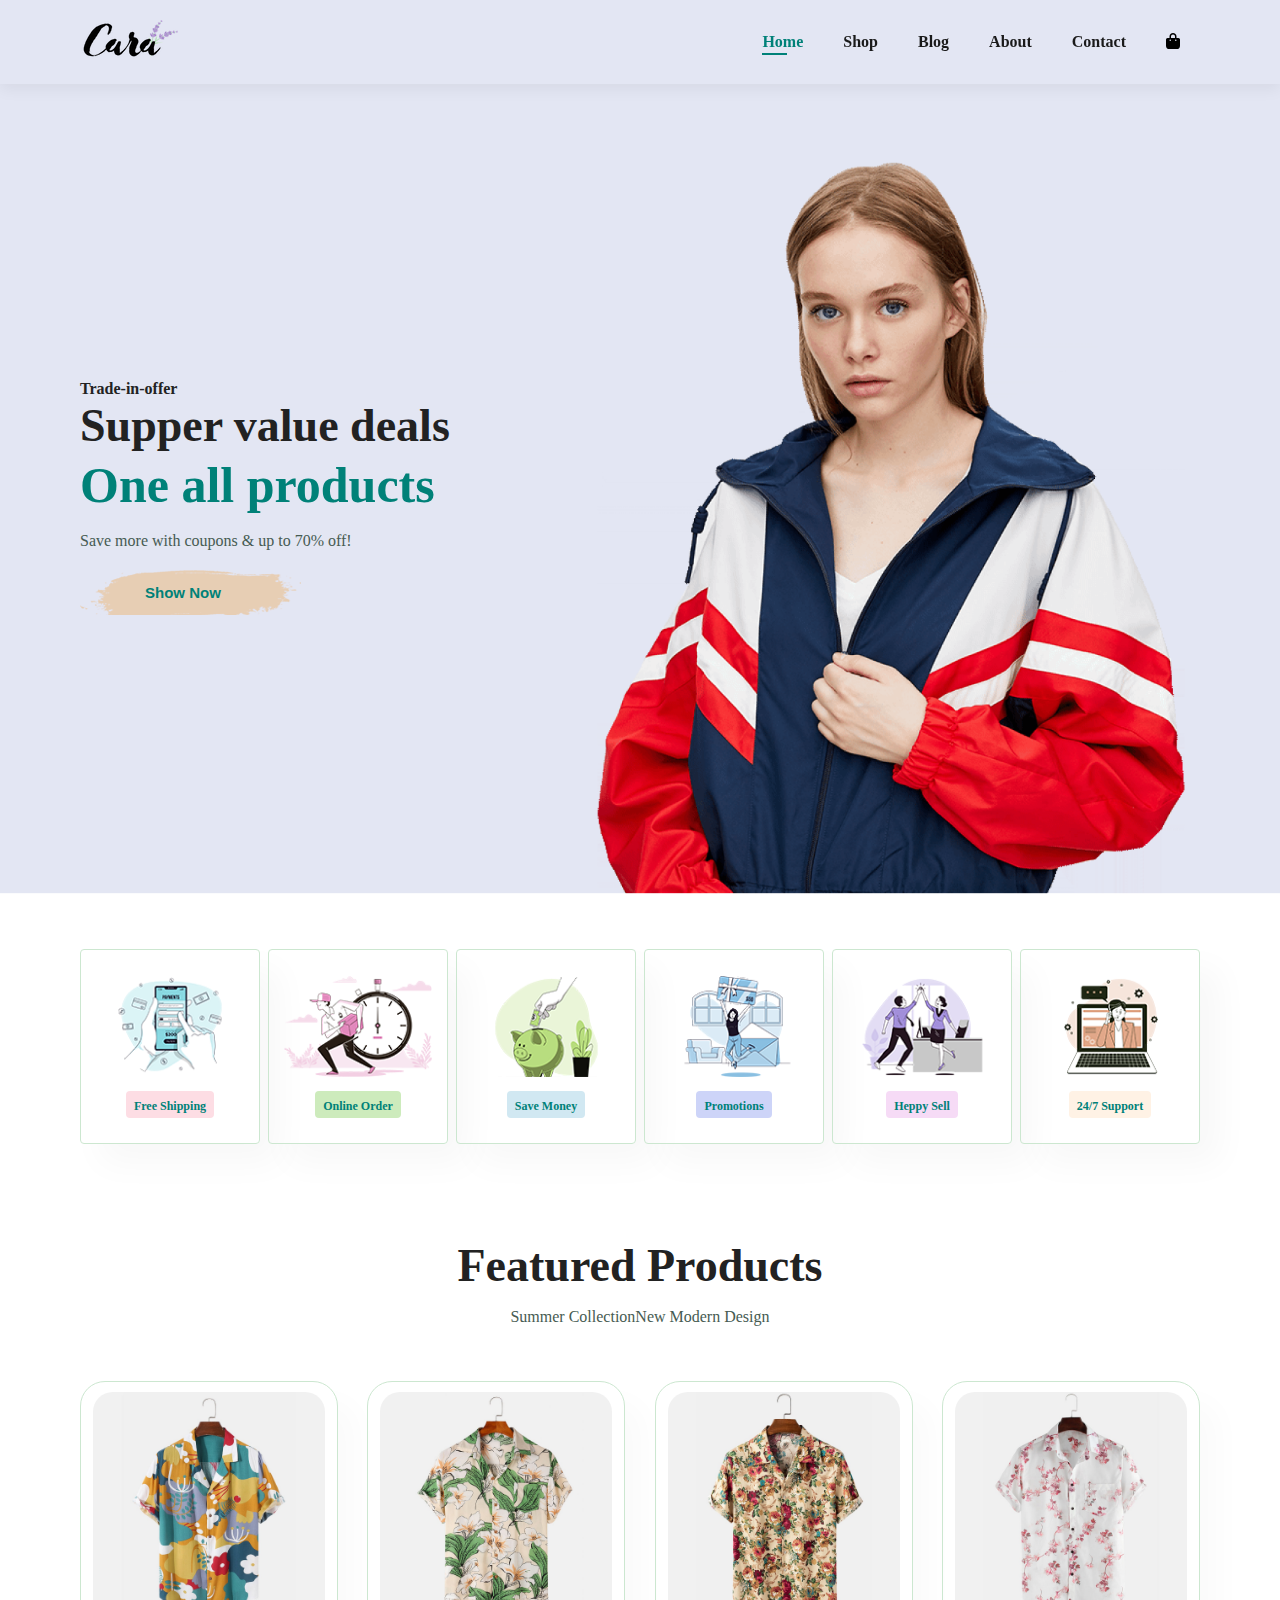
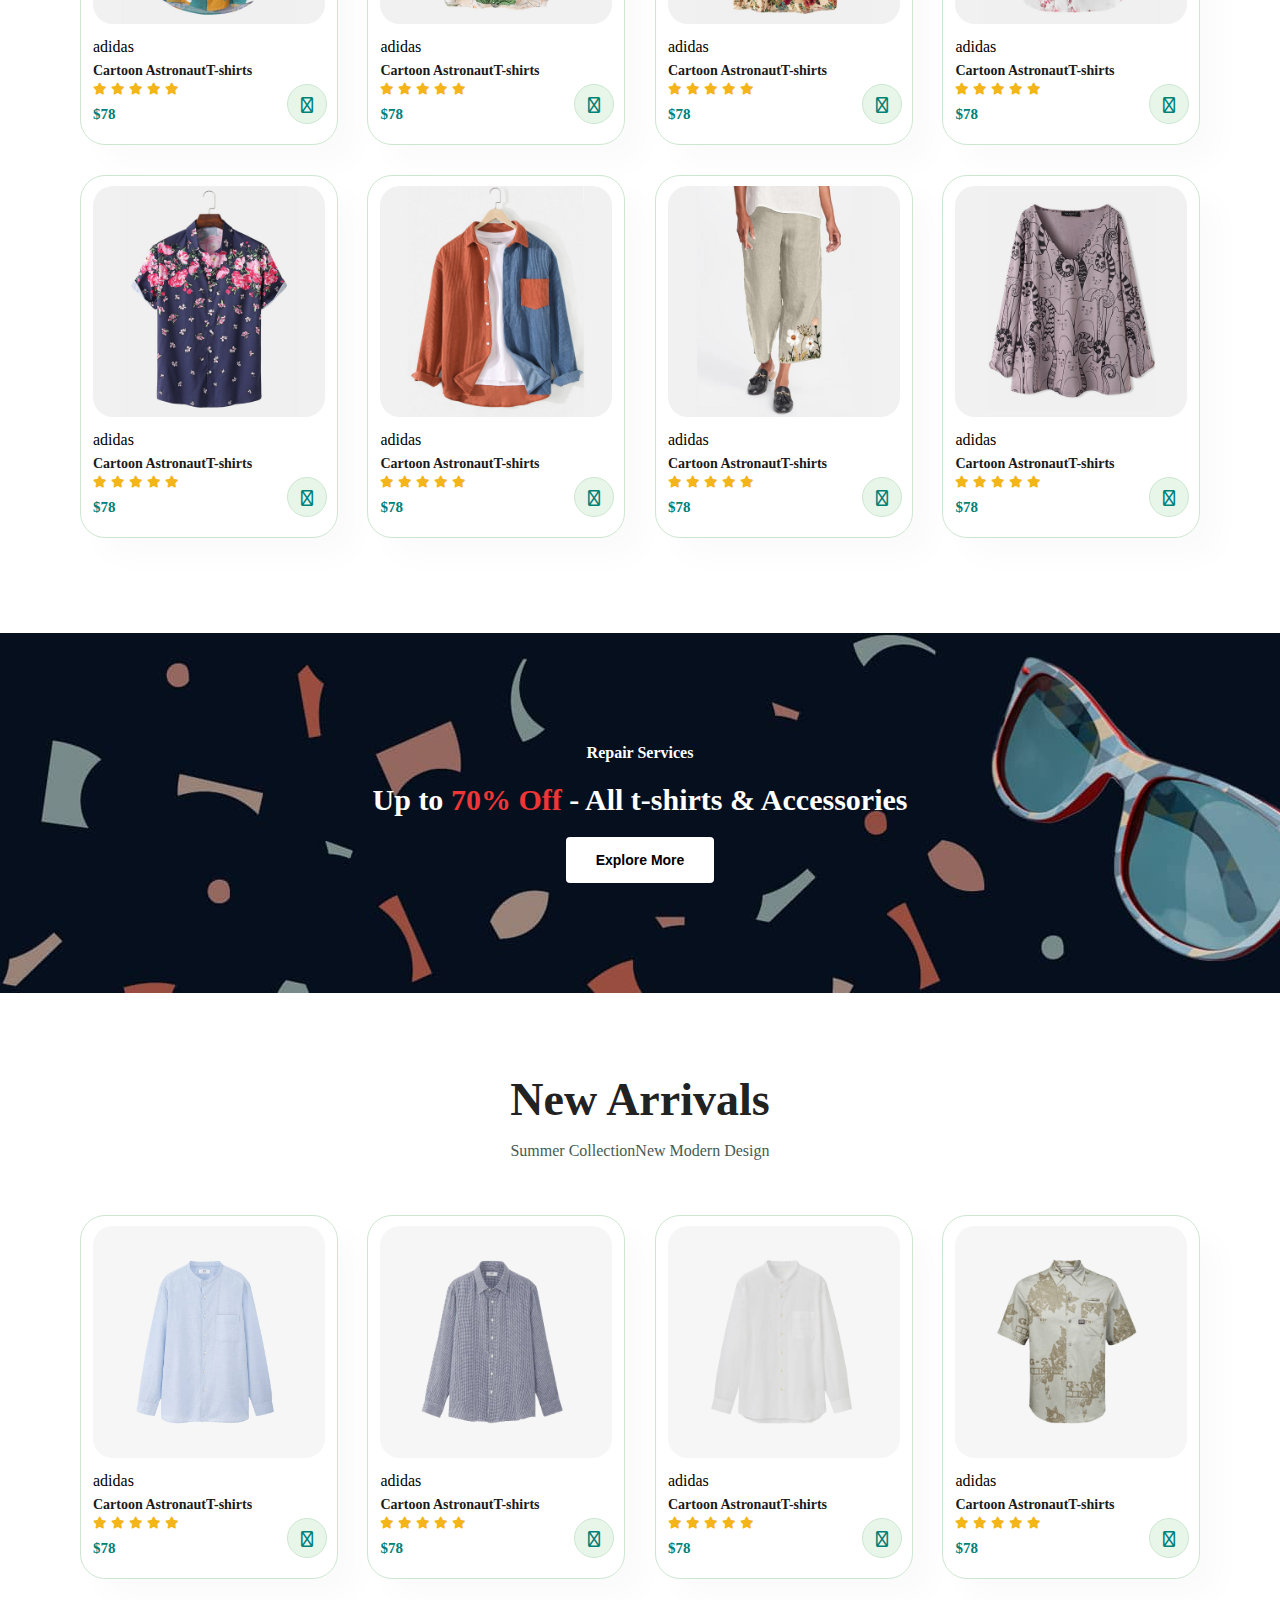
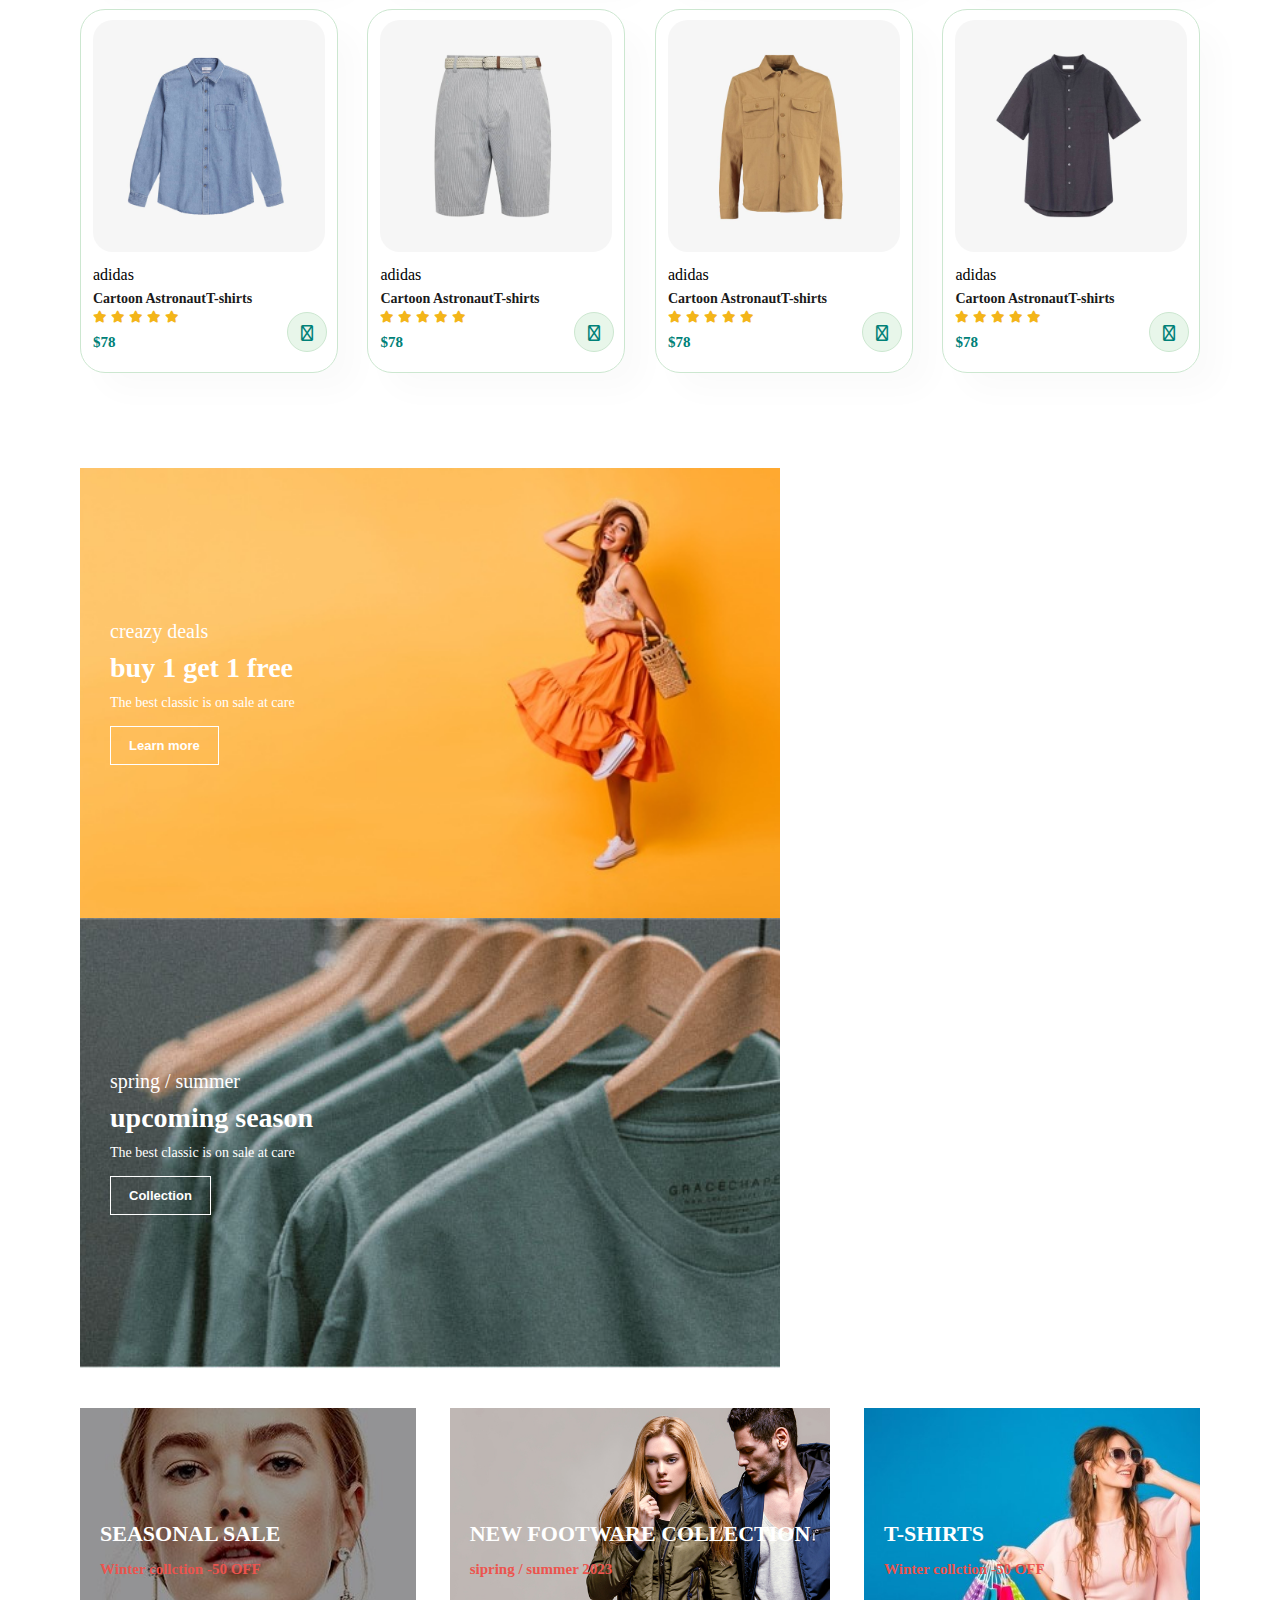
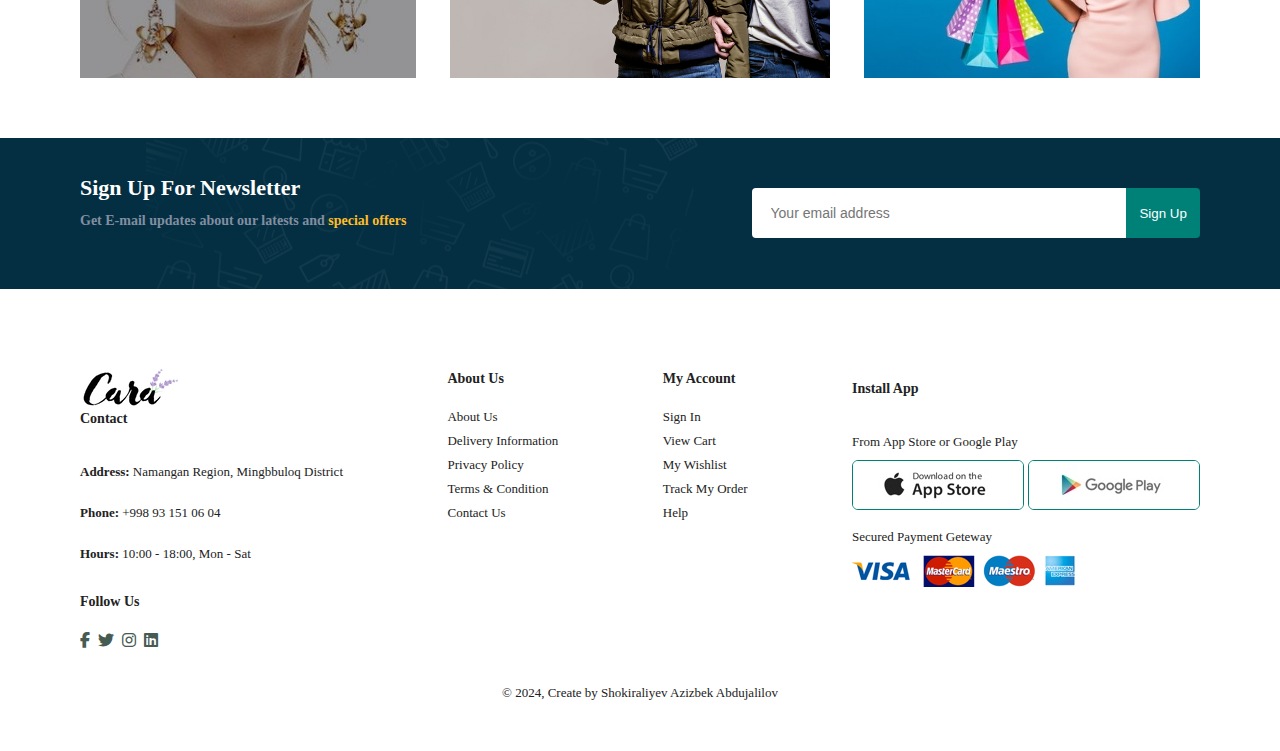
<file: index.html>
<!DOCTYPE html>
<html lang="en">
  <head>
    <meta charset="UTF-8" />
    <meta name="viewport" content="width=device-width, initial-scale=1.0" />
    <title>Cara</title>
    <link
      rel="stylesheet"
      href="https://cdnjs.cloudflare.com/ajax/libs/font-awesome/6.4.2/css/all.min.css"
    />
    <link rel="stylesheet" href="./style.css" />
  </head>
  <body>
    <section id="header">
      <a href="#"><img src="./img/logo.png" class="logo" alt="logo" /></a>

      <div>
        <ul id="navbar">
          <li><a class="active" href="index.html">Home</a></li>
          <li><a href="shop.html">Shop</a></li>
          <li><a href="blog.html">Blog</a></li>
          <li><a href="about.html">About</a></li>
          <li><a href="contact.html">Contact</a></li>
          <li>
            <a id="lg-bag" href="card.html"></a
             ><i class="fa-solid fa-bag-shopping"></i>
          </li>
          <a href="#" id="close"><i class="fa-solid fa-xmark"></i></a>
        </ul>
      </div>
      <div id="mobile">
        <a href="cart.html"><i class="fa-solid fa-bag-shopping"></i></a>
        <i id="bar" class="fas fa-outdent"></i>
      </div>
    </section>

    <section id="hero">
      <h4>Trade-in-offer</h4>
      <h2>Supper value deals</h2>
      <h1>One all products</h1>
      <p>Save more with coupons & up to 70% off!</p>
      <button>Show Now</button>
    </section>

    <section id="feature" class="section-p1">
      <div class="fe-box">
        <img src="./img/features/f1.png" alt="photo" />
        <h6>Free Shipping</h6>
      </div>

      <div class="fe-box">
        <img src="./img/features/f2.png" alt="photo" />
        <h6>Online Order</h6>
      </div>

      <div class="fe-box">
        <img src="./img/features/f3.png" alt="photo" />
        <h6>Save Money</h6>
      </div>

      <div class="fe-box">
        <img src="./img/features/f4.png" alt="photo" />
        <h6>Promotions</h6>
      </div>

      <div class="fe-box">
        <img src="./img/features/f5.png" alt="photo" />
        <h6>Heppy Sell</h6>
      </div>

      <div class="fe-box">
        <img src="./img/features/f6.png" alt="photo" />
        <h6>24/7 Support</h6>
      </div>
    </section>

    <section id="product1" class="section-p1">
      <h2>Featured Products</h2>
      <p>Summer CollectionNew Modern Design</p>
      <div class="pro-container">
        <div class="pro">
          <img src="./img/products/f1.jpg" alt="photo" />
          <div class="des">
            <span>adidas</span>
            <h5>Cartoon AstronautT-shirts</h5>
            <div class="star">
              <i class="fas fa-star"></i>
              <i class="fas fa-star"></i>
              <i class="fas fa-star"></i>
              <i class="fas fa-star"></i>
              <i class="fas fa-star"></i>
            </div>
            <h4>$78</h4>
          </div>
          <a href="#"><i class="fa-solid fa-cart-shopping card"></i></a>
        </div>

        <div class="pro">
          <img src="./img/products/f2.jpg" alt="photo" />
          <div class="des">
            <span>adidas</span>
            <h5>Cartoon AstronautT-shirts</h5>
            <div class="star">
              <i class="fas fa-star"></i>
              <i class="fas fa-star"></i>
              <i class="fas fa-star"></i>
              <i class="fas fa-star"></i>
              <i class="fas fa-star"></i>
            </div>
            <h4>$78</h4>
          </div>
          <a href="#"><i class="fa-solid fa-cart-shopping card"></i></a>
        </div>

        <div class="pro">
          <img src="./img/products/f3.jpg" alt="photo" />
          <div class="des">
            <span>adidas</span>
            <h5>Cartoon AstronautT-shirts</h5>
            <div class="star">
              <i class="fas fa-star"></i>
              <i class="fas fa-star"></i>
              <i class="fas fa-star"></i>
              <i class="fas fa-star"></i>
              <i class="fas fa-star"></i>
            </div>
            <h4>$78</h4>
          </div>
          <a href="#"><i class="fa-solid fa-cart-shopping card"></i></a>
        </div>

        <div class="pro">
          <img src="./img/products/f4.jpg" alt="photo" />
          <div class="des">
            <span>adidas</span>
            <h5>Cartoon AstronautT-shirts</h5>
            <div class="star">
              <i class="fas fa-star"></i>
              <i class="fas fa-star"></i>
              <i class="fas fa-star"></i>
              <i class="fas fa-star"></i>
              <i class="fas fa-star"></i>
            </div>
            <h4>$78</h4>
          </div>
          <a href="#"><i class="fa-solid fa-cart-shopping card"></i></a>
        </div>

        <div class="pro">
          <img src="./img/products/f5.jpg" alt="photo" />
          <div class="des">
            <span>adidas</span>
            <h5>Cartoon AstronautT-shirts</h5>
            <div class="star">
              <i class="fas fa-star"></i>
              <i class="fas fa-star"></i>
              <i class="fas fa-star"></i>
              <i class="fas fa-star"></i>
              <i class="fas fa-star"></i>
            </div>
            <h4>$78</h4>
          </div>
          <a href="#"><i class="fa-solid fa-cart-shopping card"></i></a>
        </div>

        <div class="pro">
          <img src="./img/products/f6.jpg" alt="photo" />
          <div class="des">
            <span>adidas</span>
            <h5>Cartoon AstronautT-shirts</h5>
            <div class="star">
              <i class="fas fa-star"></i>
              <i class="fas fa-star"></i>
              <i class="fas fa-star"></i>
              <i class="fas fa-star"></i>
              <i class="fas fa-star"></i>
            </div>
            <h4>$78</h4>
          </div>
          <a href="#"><i class="fa-solid fa-cart-shopping card"></i></a>
        </div>

        <div class="pro">
          <img src="./img/products/f7.jpg" alt="photo" />
          <div class="des">
            <span>adidas</span>
            <h5>Cartoon AstronautT-shirts</h5>
            <div class="star">
              <i class="fas fa-star"></i>
              <i class="fas fa-star"></i>
              <i class="fas fa-star"></i>
              <i class="fas fa-star"></i>
              <i class="fas fa-star"></i>
            </div>
            <h4>$78</h4>
          </div>
          <a href="#"><i class="fa-solid fa-cart-shopping card"></i></a>
        </div>

        <div class="pro">
          <img src="./img/products/f8.jpg" alt="photo" />
          <div class="des">
            <span>adidas</span>
            <h5>Cartoon AstronautT-shirts</h5>
            <div class="star">
              <i class="fas fa-star"></i>
              <i class="fas fa-star"></i>
              <i class="fas fa-star"></i>
              <i class="fas fa-star"></i>
              <i class="fas fa-star"></i>
            </div>
            <h4>$78</h4>
          </div>
          <a href="#"><i class="fa-solid fa-cart-shopping card"></i></a>
        </div>
      </div>
    </section>

    <section id="banner" class="section-m1">
      <h4>Repair Services</h4>
      <h2>Up to <span>70% Off</span> - All t-shirts & Accessories</h2>
      <button class="normal">Explore More</button>
    </section>

    <section id="product1" class="section-p1">
      <h2>New Arrivals</h2>
      <p>Summer CollectionNew Modern Design</p>
      <div class="pro-container">
        <div class="pro">
          <img src="./img/products/n1.jpg" alt="photo" />
          <div class="des">
            <span>adidas</span>
            <h5>Cartoon AstronautT-shirts</h5>
            <div class="star">
              <i class="fas fa-star"></i>
              <i class="fas fa-star"></i>
              <i class="fas fa-star"></i>
              <i class="fas fa-star"></i>
              <i class="fas fa-star"></i>
            </div>
            <h4>$78</h4>
          </div>
          <a href="#"><i class="fa-solid fa-cart-shopping card"></i></a>
        </div>

        <div class="pro">
          <img src="./img/products/n2.jpg" alt="photo" />
          <div class="des">
            <span>adidas</span>
            <h5>Cartoon AstronautT-shirts</h5>
            <div class="star">
              <i class="fas fa-star"></i>
              <i class="fas fa-star"></i>
              <i class="fas fa-star"></i>
              <i class="fas fa-star"></i>
              <i class="fas fa-star"></i>
            </div>
            <h4>$78</h4>
          </div>
          <a href="#"><i class="fa-solid fa-cart-shopping card"></i></a>
        </div>

        <div class="pro">
          <img src="./img/products/n3.jpg" alt="photo" />
          <div class="des">
            <span>adidas</span>
            <h5>Cartoon AstronautT-shirts</h5>
            <div class="star">
              <i class="fas fa-star"></i>
              <i class="fas fa-star"></i>
              <i class="fas fa-star"></i>
              <i class="fas fa-star"></i>
              <i class="fas fa-star"></i>
            </div>
            <h4>$78</h4>
          </div>
          <a href="#"><i class="fa-solid fa-cart-shopping card"></i></a>
        </div>

        <div class="pro">
          <img src="./img/products/n4.jpg" alt="photo" />
          <div class="des">
            <span>adidas</span>
            <h5>Cartoon AstronautT-shirts</h5>
            <div class="star">
              <i class="fas fa-star"></i>
              <i class="fas fa-star"></i>
              <i class="fas fa-star"></i>
              <i class="fas fa-star"></i>
              <i class="fas fa-star"></i>
            </div>
            <h4>$78</h4>
          </div>
          <a href="#"><i class="fa-solid fa-cart-shopping card"></i></a>
        </div>

        <div class="pro">
          <img src="./img/products/n5.jpg" alt="photo" />
          <div class="des">
            <span>adidas</span>
            <h5>Cartoon AstronautT-shirts</h5>
            <div class="star">
              <i class="fas fa-star"></i>
              <i class="fas fa-star"></i>
              <i class="fas fa-star"></i>
              <i class="fas fa-star"></i>
              <i class="fas fa-star"></i>
            </div>
            <h4>$78</h4>
          </div>
          <a href="#"><i class="fa-solid fa-cart-shopping card"></i></a>
        </div>

        <div class="pro">
          <img src="./img/products/n6.jpg" alt="photo" />
          <div class="des">
            <span>adidas</span>
            <h5>Cartoon AstronautT-shirts</h5>
            <div class="star">
              <i class="fas fa-star"></i>
              <i class="fas fa-star"></i>
              <i class="fas fa-star"></i>
              <i class="fas fa-star"></i>
              <i class="fas fa-star"></i>
            </div>
            <h4>$78</h4>
          </div>
          <a href="#"><i class="fa-solid fa-cart-shopping card"></i></a>
        </div>

        <div class="pro">
          <img src="./img/products/n7.jpg" alt="photo" />
          <div class="des">
            <span>adidas</span>
            <h5>Cartoon AstronautT-shirts</h5>
            <div class="star">
              <i class="fas fa-star"></i>
              <i class="fas fa-star"></i>
              <i class="fas fa-star"></i>
              <i class="fas fa-star"></i>
              <i class="fas fa-star"></i>
            </div>
            <h4>$78</h4>
          </div>
          <a href="#"><i class="fa-solid fa-cart-shopping card"></i></a>
        </div>

        <div class="pro">
          <img src="./img/products/n8.jpg" alt="photo" />
          <div class="des">
            <span>adidas</span>
            <h5>Cartoon AstronautT-shirts</h5>
            <div class="star">
              <i class="fas fa-star"></i>
              <i class="fas fa-star"></i>
              <i class="fas fa-star"></i>
              <i class="fas fa-star"></i>
              <i class="fas fa-star"></i>
            </div>
            <h4>$78</h4>
          </div>
          <a href="#"><i class="fa-solid fa-cart-shopping card"></i></a>
        </div>
      </div>
    </section>

    <section id="sm-banner" class="section-p1">
      <div class="banner-box">
        <h4>creazy deals</h4>
        <h2>buy 1 get 1 free</h2>
        <span>The best classic is on sale at care</span>
        <button class="white">Learn more</button>
      </div>

      <div class="banner-box banner-box2">
        <h4>spring / summer</h4>
        <h2>upcoming season</h2>
        <span>The best classic is on sale at care</span>
        <button class="white">Collection</button>
      </div>
    </section>

    <section id="banner3">
      <div class="banner-box">
        <h2>SEASONAL SALE</h2>
        <h3>Winter collction -50 OFF</h3>
      </div>

      <div class="banner-box banner-box2">
        <h2>NEW FOOTWARE COLLECTION</h2>
        <h3>sipring / summer 2023</h3>
      </div>

      <div class="banner-box banner-box3">
        <h2>T-SHIRTS</h2>
        <h3>Winter collction -50 OFF</h3>
      </div>
    </section>

    <section id="newsletter" class="section-p1 section-m1">
      <div class="newstexk">
        <h4>Sign Up For Newsletter</h4>
        <p>
          Get E-mail updates about our latests and <span>special offers</span>
        </p>
      </div>
      <div class="form">
        <input type="text" placeholder="Your email address" />
        <button>Sign Up</button>
      </div>
    </section>

    <footer class="section-p1">
      <div class="col">
        <img src="./img/logo.png" alt="logo" />
        <h4>Contact</h4>
        <p><strong>Address: </strong>Namangan Region, Mingbbuloq District</p>
        <p><strong>Phone: </strong> +998 93 151 06 04</p>
        <p><strong>Hours: </strong>10:00 - 18:00, Mon - Sat</p>
        <div class="follow">
          <h4>Follow Us</h4>
          <div class="icon">
            <i class="fab fa-facebook-f"></i>
            <i class="fab fa-twitter"></i>
            <i class="fab fa-instagram"></i>
            <i class="fa-brands fa-linkedin"></i>
          </div>
        </div>
      </div>

      <div class="col">
        <h4>About Us</h4>
        <a href="#">About Us</a>
        <a href="#">Delivery Information</a>
        <a href="#">Privacy Policy</a>
        <a href="#">Terms & Condition</a>
        <a href="#">Contact Us</a>
      </div>

      <div class="col">
        <h4>My Account</h4>
        <a href="#">Sign In</a>
        <a href="#">View Cart</a>
        <a href="#">My Wishlist</a>
        <a href="#">Track My Order</a>
        <a href="#">Help</a>
      </div>

      <div class="col install">
        <h4>Install App</h4>
        <p>From App Store or Google Play</p>
        <div class="row">
          <img src="./img/pay/app.jpg" alt="AppStore" />
          <img src="./img/pay/play.jpg" alt="GooglePlay" />
        </div>
        <p>Secured Payment Geteway</p>
        <img src="./img/pay/pay.png" alt="AllIn" />
      </div>

      <div class="copyright">
        <p>© 2024, Create by Shokiraliyev Azizbek Abdujalilov</p>
      </div>
    </footer>

    <script src="./main.js"></script>
  </body>
</html>
</file>
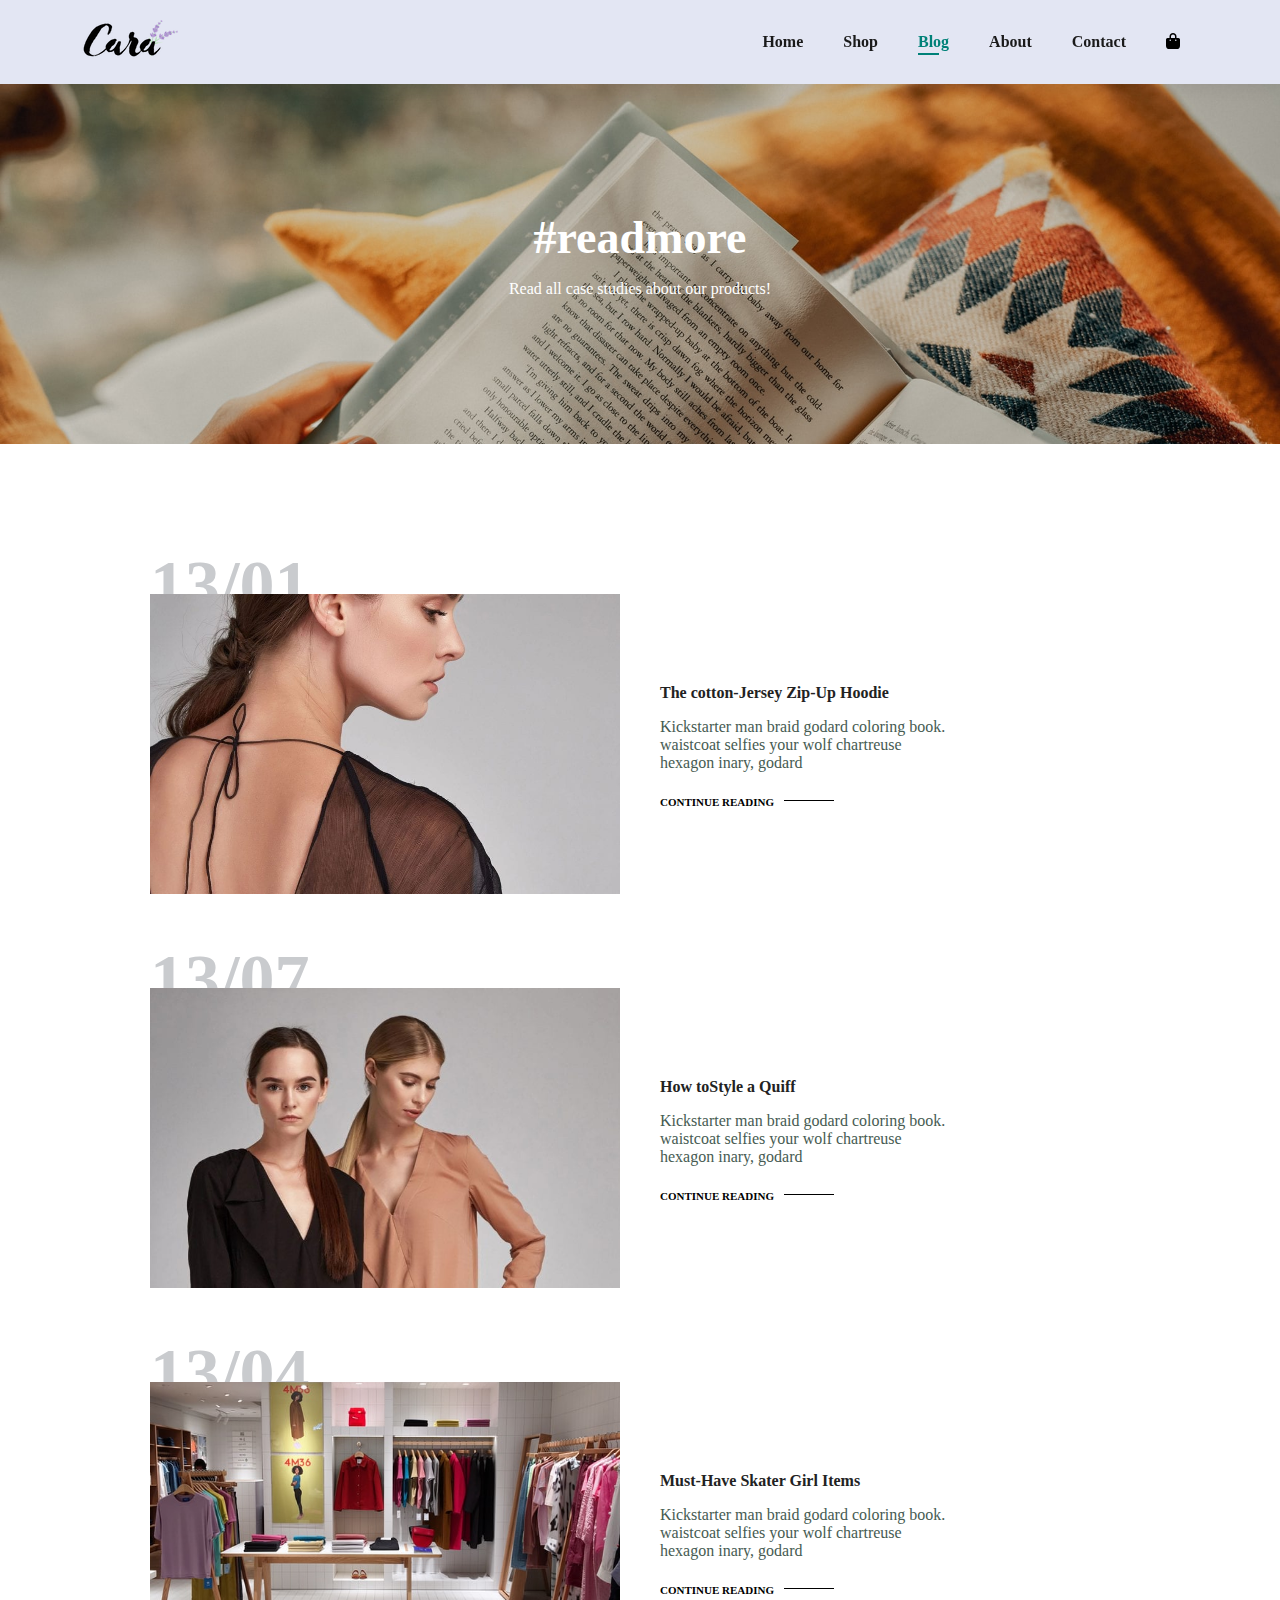
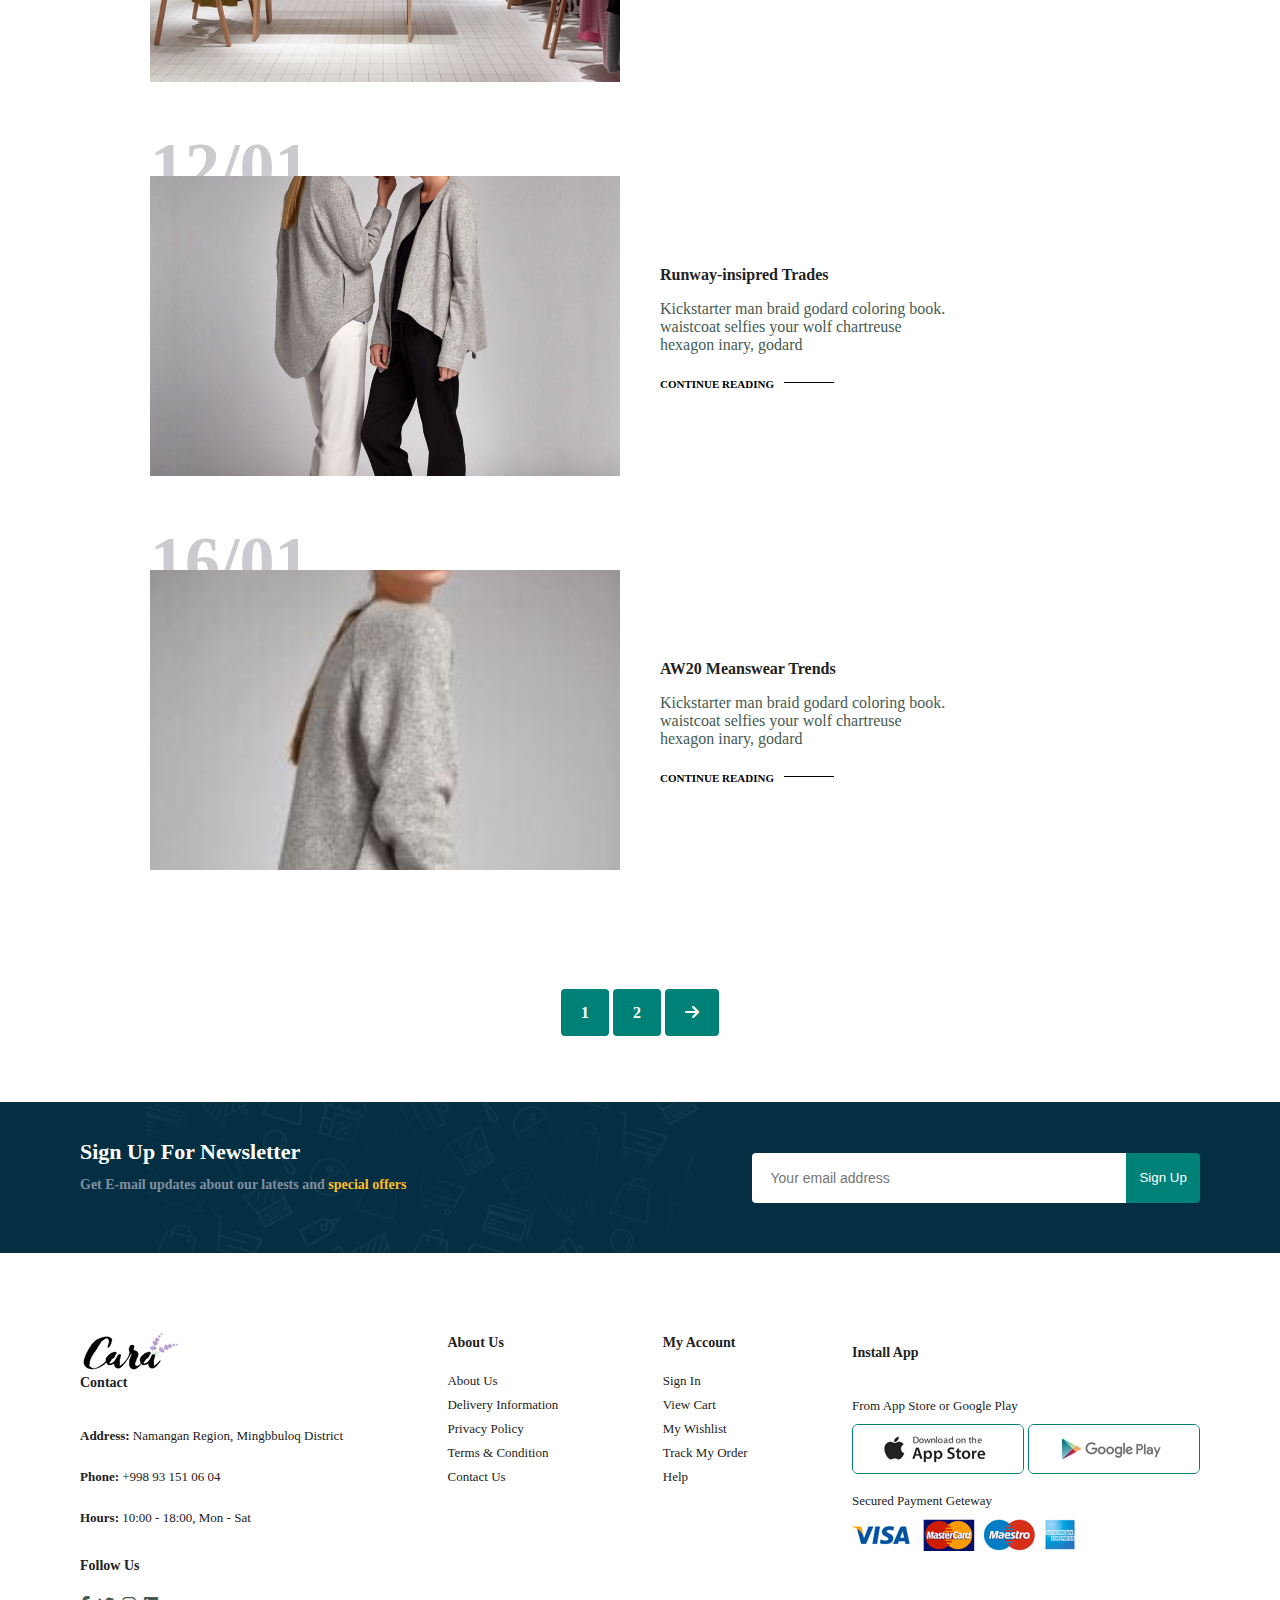
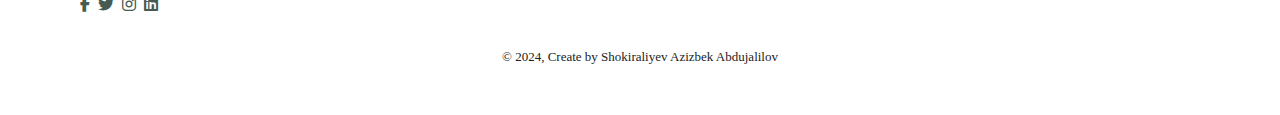
<file: blog.html>
<!DOCTYPE html>
<html lang="en">
  <head>
    <meta charset="UTF-8" />
    <meta name="viewport" content="width=device-width, initial-scale=1.0" />
    <title>Cara</title>
    <link
      rel="stylesheet"
      href="https://cdnjs.cloudflare.com/ajax/libs/font-awesome/6.4.2/css/all.min.css"
    />
    <link rel="stylesheet" href="./style.css" />
  </head>
  <body>
    <section id="header">
      <a href="#"><img src="./img/logo.png" class="logo" alt="logo" /></a>

      <div>
        <ul id="navbar">
          <li><a href="index.html">Home</a></li>
          <li><a href="shop.html">Shop</a></li>
          <li><a class="active" href="blog.html">Blog</a></li>
          <li><a href="about.html">About</a></li>
          <li><a href="contact.html">Contact</a></li>
          <li>
            <a id="lg-bag" href="card.html"></a
            ><i class="fa-solid fa-bag-shopping"></i>
          </li>
          <a href="#" id="close"><i class="fa-solid fa-xmark"></i></a>
        </ul>
      </div>
      <div id="mobile">
        <a href="cart.html"><i class="fa-solid fa-bag-shopping"></i></a>
        <i id="bar" class="fas fa-outdent"></i>
      </div>
    </section>

    <section id="page-header" class="blog-header">
      <h2>#readmore</h2>
      <p>Read all case studies about our products!</p>
    </section>

    <section id="blog">
      <div class="blog-box">
        <div class="blog-img">
          <img src="./img/blog/b1.jpg" alt="photo" />
        </div>
        <div class="blog-details">
          <h4>The cotton-Jersey Zip-Up Hoodie</h4>
          <p>
            Kickstarter man braid godard coloring book.<br />
            waistcoat selfies your wolf chartreuse <br />
            hexagon inary, godard
          </p>
          <a href="#">CONTINUE READING</a>
        </div>
        <h1>13/01</h1>
      </div>

      <div class="blog-box">
        <div class="blog-img">
          <img src="./img/blog/b2.jpg" alt="photo" />
        </div>
        <div class="blog-details">
          <h4>How toStyle a Quiff</h4>
          <p>
            Kickstarter man braid godard coloring book.<br />
            waistcoat selfies your wolf chartreuse <br />
            hexagon inary, godard
          </p>
          <a href="#">CONTINUE READING</a>
        </div>
        <h1>13/07</h1>
      </div>

      <div class="blog-box">
        <div class="blog-img">
          <img src="./img/blog/b3.jpg" alt="photo" />
        </div>
        <div class="blog-details">
          <h4>Must-Have Skater Girl Items</h4>
          <p>
            Kickstarter man braid godard coloring book.<br />
            waistcoat selfies your wolf chartreuse <br />
            hexagon inary, godard
          </p>
          <a href="#">CONTINUE READING</a>
        </div>
        <h1>13/04</h1>
      </div>

      <div class="blog-box">
        <div class="blog-img">
          <img src="./img/blog/b4.jpg" alt="photo" />
        </div>
        <div class="blog-details">
          <h4>Runway-insipred Trades</h4>
          <p>
            Kickstarter man braid godard coloring book.<br />
            waistcoat selfies your wolf chartreuse <br />
            hexagon inary, godard
          </p>
          <a href="#">CONTINUE READING</a>
        </div>
        <h1>12/01</h1>
      </div>

      <div class="blog-box">
        <div class="blog-img">
          <img src="./img/blog/b5.jpg" alt="photo" />
        </div>
        <div class="blog-details">
          <h4>AW20 Meanswear Trends</h4>
          <p>
            Kickstarter man braid godard coloring book.<br />
            waistcoat selfies your wolf chartreuse <br />
            hexagon inary, godard
          </p>
          <a href="#">CONTINUE READING</a>
        </div>
        <h1>16/01</h1>
      </div>
    </section>

    <section id="pagination" class="section-p1">
      <a href="#">1</a>
      <a href="#">2</a>
      <a href="#"><i class="fa-solid fa-arrow-right"></i></a>
    </section>

    <section id="newsletter" class="section-p1 section-m1">
      <div class="newstexk">
        <h4>Sign Up For Newsletter</h4>
        <p>
          Get E-mail updates about our latests and <span>special offers</span>
        </p>
      </div>
      <div class="form">
        <input type="text" placeholder="Your email address" />
        <button>Sign Up</button>
      </div>
    </section>

    <footer class="section-p1">
      <div class="col">
        <img src="./img/logo.png" alt="logo" />
        <h4>Contact</h4>
        <p><strong>Address: </strong>Namangan Region, Mingbbuloq District</p>
        <p><strong>Phone: </strong> +998 93 151 06 04</p>
        <p><strong>Hours: </strong>10:00 - 18:00, Mon - Sat</p>
        <div class="follow">
          <h4>Follow Us</h4>
          <div class="icon">
            <i class="fab fa-facebook-f"></i>
            <i class="fab fa-twitter"></i>
            <i class="fab fa-instagram"></i>
            <i class="fa-brands fa-linkedin"></i>
          </div>
        </div>
      </div>

      <div class="col">
        <h4>About Us</h4>
        <a href="#">About Us</a>
        <a href="#">Delivery Information</a>
        <a href="#">Privacy Policy</a>
        <a href="#">Terms & Condition</a>
        <a href="#">Contact Us</a>
      </div>

      <div class="col">
        <h4>My Account</h4>
        <a href="#">Sign In</a>
        <a href="#">View Cart</a>
        <a href="#">My Wishlist</a>
        <a href="#">Track My Order</a>
        <a href="#">Help</a>
      </div>

      <div class="col install">
        <h4>Install App</h4>
        <p>From App Store or Google Play</p>
        <div class="row">
          <img src="./img/pay/app.jpg" alt="AppStore" />
          <img src="./img/pay/play.jpg" alt="GooglePlay" />
        </div>
        <p>Secured Payment Geteway</p>
        <img src="./img/pay/pay.png" alt="AllIn" />
      </div>

      <div class="copyright">
        <p>© 2024, Create by Shokiraliyev Azizbek Abdujalilov</p>
      </div>
    </footer>

    <script src="./main.js"></script>
  </body>
</html>
</file>
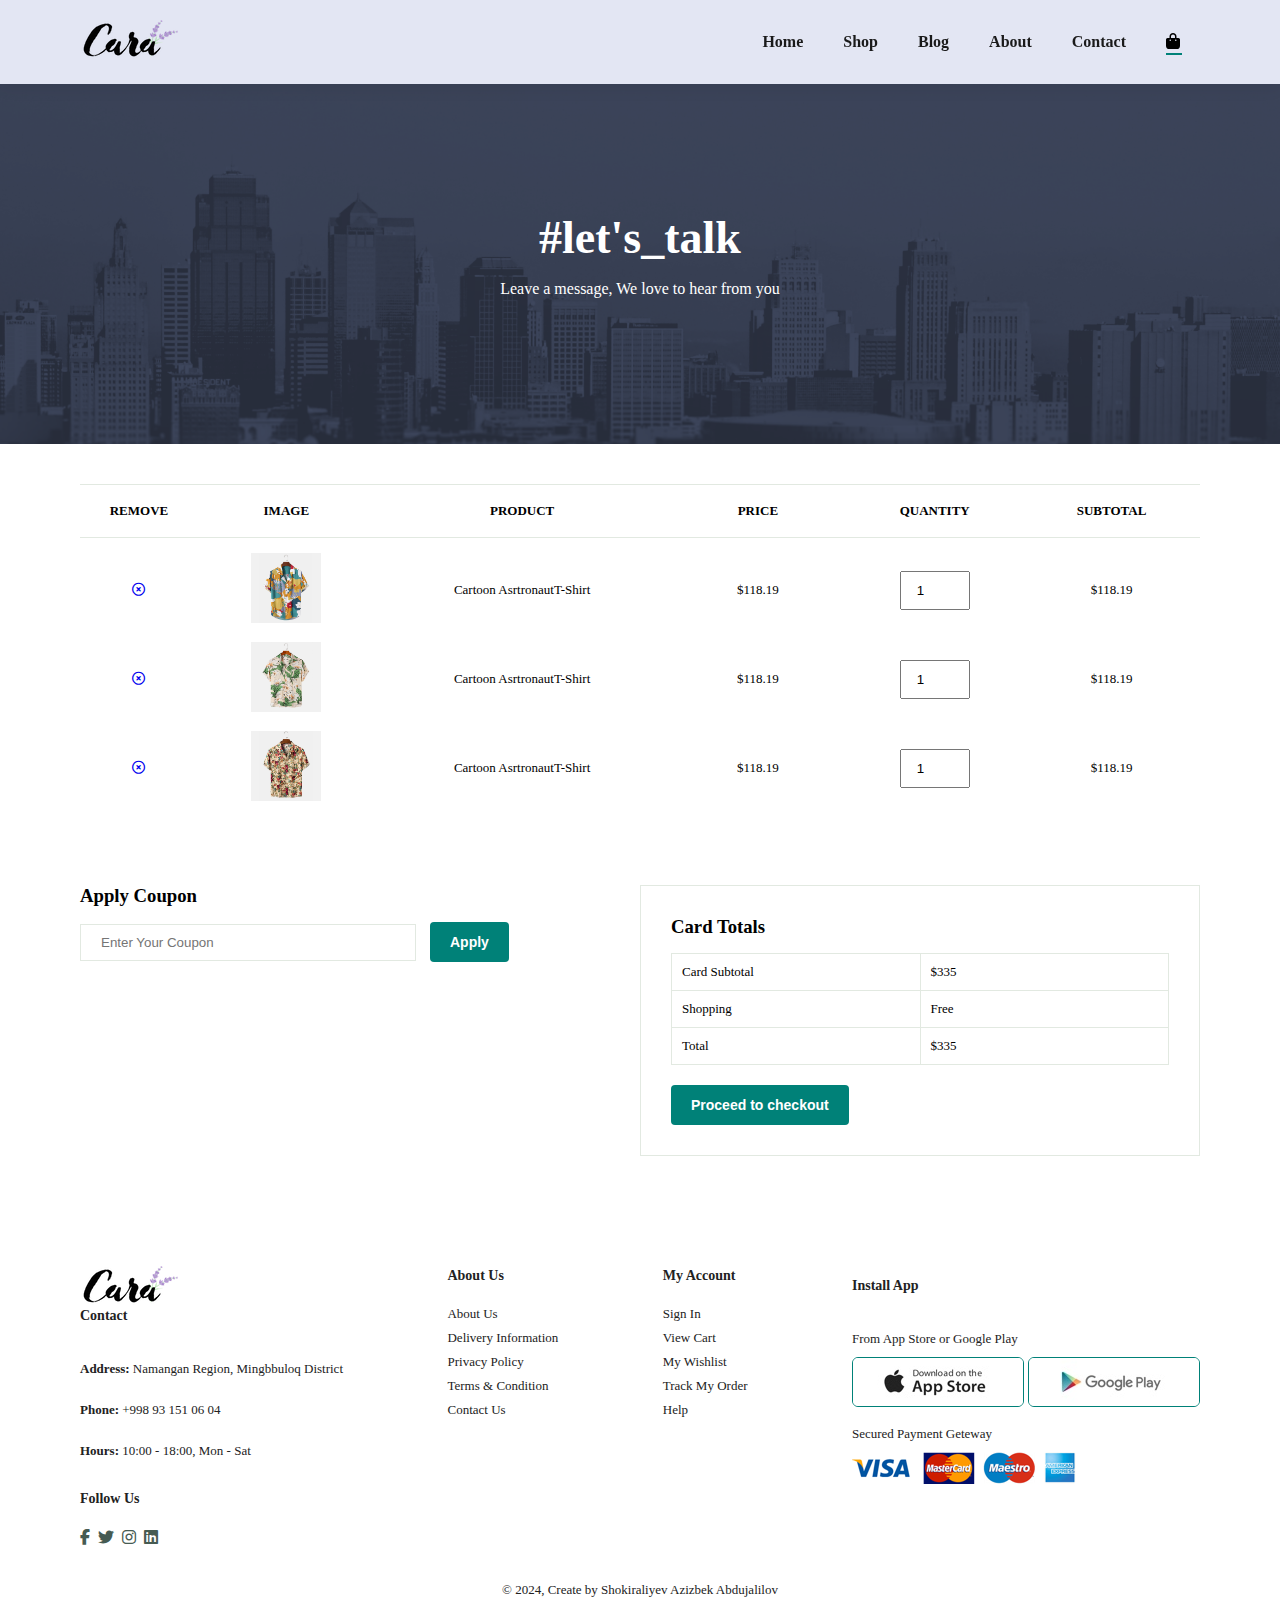
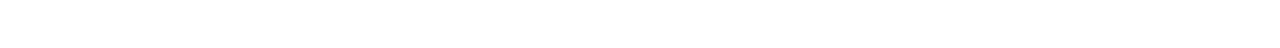
<file: cart.html>
<!DOCTYPE html>
<html lang="en">
  <head>
    <meta charset="UTF-8" />
    <meta name="viewport" content="width=device-width, initial-scale=1.0" />
    <title>Cara</title>
    <link
      rel="stylesheet"
      href="https://cdnjs.cloudflare.com/ajax/libs/font-awesome/6.4.2/css/all.min.css"
    />
    <link rel="stylesheet" href="./style.css" />
  </head>
  <body>
    <section id="header">
      <a href="#"><img src="./img/logo.png" class="logo" alt="logo" /></a>

      <div>
        <ul id="navbar">
          <li><a href="index.html">Home</a></li>
          <li><a href="shop.html">Shop</a></li>
          <li><a href="blog.html">Blog</a></li>
          <li><a href="about.html">About</a></li>
          <li><a href="contact.html">Contact</a></li>
          <li id="lg-bag">
            <a class="active" href="card.html"></a
            ><i class="fa-solid fa-bag-shopping"></i>
          </li>
          <a href="#" id="close"><i class="fa-solid fa-xmark"></i></a>
        </ul>
      </div>
      <div id="mobile">
        <a href="cart.html"><i class="fa-solid fa-bag-shopping"></i></a>
        <i id="bar" class="fas fa-outdent"></i>
      </div>
    </section>

    <section id="page-header" class="about-header">
      <h2>#let's_talk</h2>
      <p>Leave a message, We love to hear from you</p>
    </section>

    <section id="cart" class="section-p1">
      <table width="100%">
        <thead>
          <tr>
            <td>Remove</td>
            <td>Image</td>
            <td>Product</td>
            <td>Price</td>
            <td>Quantity</td>
            <td>Subtotal</td>
          </tr>
        </thead>
        <tbody>
          <tr>
            <td>
              <a href="#"><i class="far fa-times-circle"></i></a>
            </td>
            <td><img src="./img/products/f1.jpg" alt="" /></td>
            <td>Cartoon AsrtronautT-Shirt</td>
            <td>$118.19</td>
            <td><input type="number" value="1" /></td>
            <td>$118.19</td>
          </tr>

          <tr>
            <td>
              <a href="#"><i class="far fa-times-circle"></i></a>
            </td>
            <td><img src="./img/products/f2.jpg" alt="" /></td>
            <td>Cartoon AsrtronautT-Shirt</td>
            <td>$118.19</td>
            <td><input type="number" value="1" /></td>
            <td>$118.19</td>
          </tr>

          <tr>
            <td>
              <a href="#"><i class="far fa-times-circle"></i></a>
            </td>
            <td><img src="./img/products/f3.jpg" alt="" /></td>
            <td>Cartoon AsrtronautT-Shirt</td>
            <td>$118.19</td>
            <td><input type="number" value="1" /></td>
            <td>$118.19</td>
          </tr>
        </tbody>
      </table>
    </section>

    <section id="cart-add" class="section-p1">
      <div id="coupon">
        <h3>Apply Coupon</h3>
        <div>
          <input type="text" placeholder="Enter Your Coupon" />
          <button class="normal">Apply</button>
        </div>
      </div>

      <div id="subtotal">
        <h3>Card Totals</h3>
        <table>
          <tr>
            <td>Card Subtotal</td>
            <td>$335</td>
          </tr>
          <tr>
            <td>Shopping</td>
            <td>Free</td>
          </tr>
          <tr>
            <td><span>Total</span></td>
            <td><span>$335</span></td>
          </tr>
        </table>
        <button class="normal">Proceed to checkout</button>
      </div>
    </section>

    <footer class="section-p1">
      <div class="col">
        <img src="./img/logo.png" alt="logo" />
        <h4>Contact</h4>
        <p><strong>Address: </strong>Namangan Region, Mingbbuloq District</p>
        <p><strong>Phone: </strong> +998 93 151 06 04</p>
        <p><strong>Hours: </strong>10:00 - 18:00, Mon - Sat</p>
        <div class="follow">
          <h4>Follow Us</h4>
          <div class="icon">
            <i class="fab fa-facebook-f"></i>
            <i class="fab fa-twitter"></i>
            <i class="fab fa-instagram"></i>
            <i class="fa-brands fa-linkedin"></i>
          </div>
        </div>
      </div>

      <div class="col">
        <h4>About Us</h4>
        <a href="#">About Us</a>
        <a href="#">Delivery Information</a>
        <a href="#">Privacy Policy</a>
        <a href="#">Terms & Condition</a>
        <a href="#">Contact Us</a>
      </div>

      <div class="col">
        <h4>My Account</h4>
        <a href="#">Sign In</a>
        <a href="#">View Cart</a>
        <a href="#">My Wishlist</a>
        <a href="#">Track My Order</a>
        <a href="#">Help</a>
      </div>

      <div class="col install">
        <h4>Install App</h4>
        <p>From App Store or Google Play</p>
        <div class="row">
          <img src="./img/pay/app.jpg" alt="AppStore" />
          <img src="./img/pay/play.jpg" alt="GooglePlay" />
        </div>
        <p>Secured Payment Geteway</p>
        <img src="./img/pay/pay.png" alt="AllIn" />
      </div>

      <div class="copyright">
        <p>© 2024, Create by Shokiraliyev Azizbek Abdujalilov</p>
      </div>
    </footer>

    <script src="./main.js"></script>
  </body>
</html>
</file>
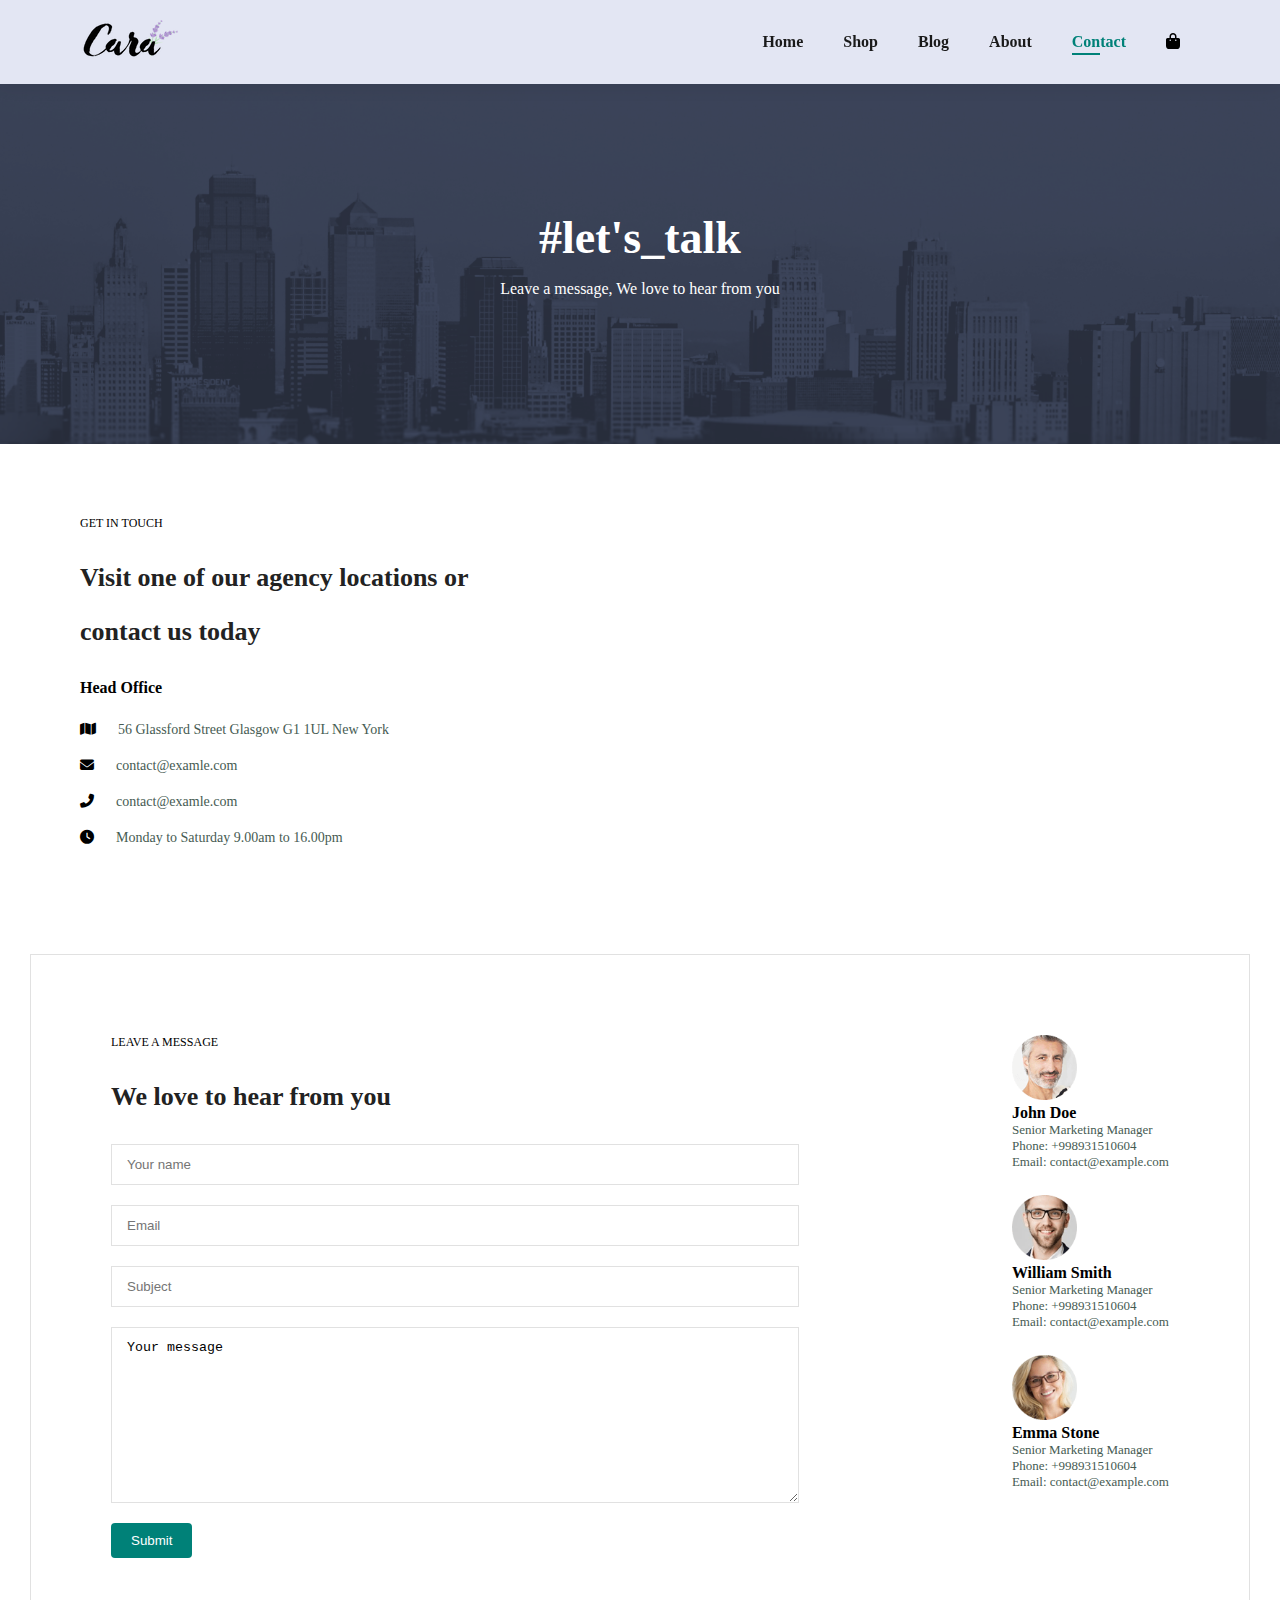
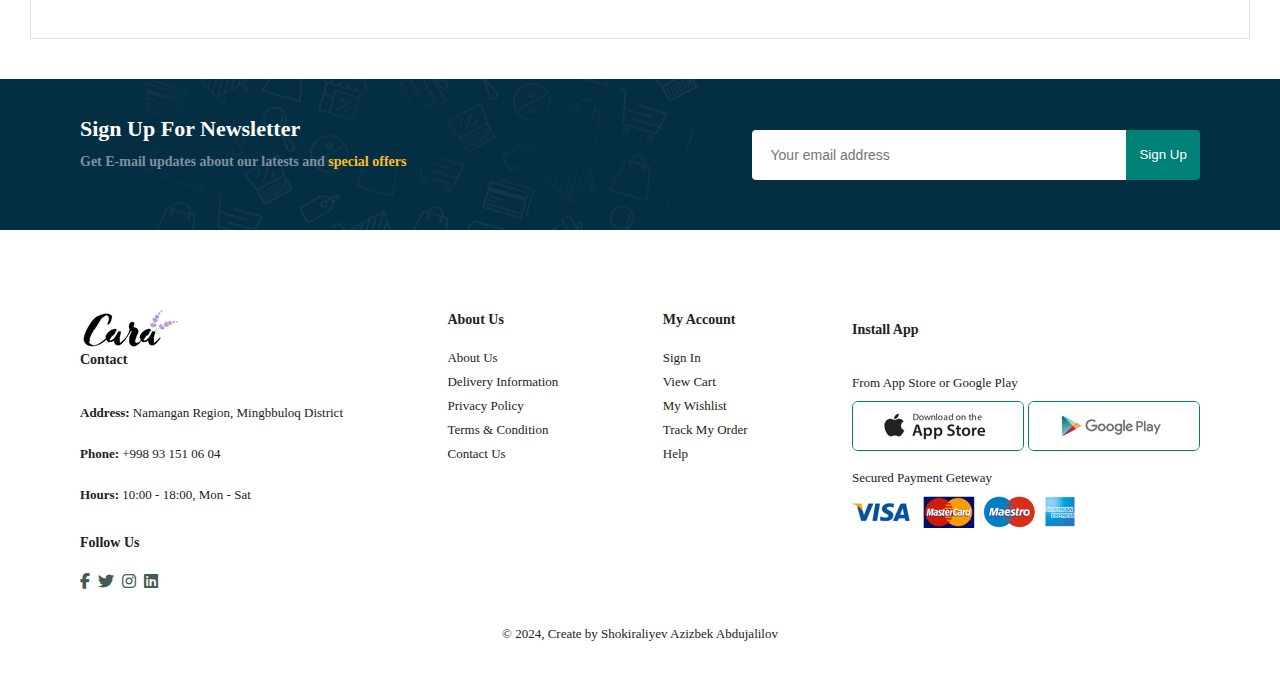
<file: contact.html>
<!DOCTYPE html>
<html lang="en">
  <head>
    <meta charset="UTF-8" />
    <meta name="viewport" content="width=device-width, initial-scale=1.0" />
    <title>Cara</title>
    <link
      rel="stylesheet"
      href="https://cdnjs.cloudflare.com/ajax/libs/font-awesome/6.4.2/css/all.min.css"
    />
    <link rel="stylesheet" href="./style.css" />
  </head>
  <body>
    <section id="header">
      <a href="#"><img src="./img/logo.png" class="logo" alt="logo" /></a>

      <div>
        <ul id="navbar">
          <li><a href="index.html">Home</a></li>
          <li><a href="shop.html">Shop</a></li>
          <li><a href="blog.html">Blog</a></li>
          <li><a href="about.html">About</a></li>
          <li><a class="active" href="contact.html">Contact</a></li>
          <li>
            <a id="lg-bag" href="card.html"></a
            ><i class="fa-solid fa-bag-shopping"></i>
          </li>
          <a href="#" id="close"><i class="fa-solid fa-xmark"></i></a>
        </ul>
      </div>
      <div id="mobile">
        <a href="cart.html"><i class="fa-solid fa-bag-shopping"></i></a>
        <i id="bar" class="fas fa-outdent"></i>
      </div>
    </section>

    <section id="page-header" class="about-header">
      <h2>#let's_talk</h2>
      <p>Leave a message, We love to hear from you</p>
    </section>

    <section id="contact-details" class="section-p1">
      <div class="details">
        <span>GET IN TOUCH</span>
        <h2>Visit one of our agency locations or contact us today</h2>
        <h3>Head Office</h3>
        <div>
          <li>
            <i class="fa-solid fa-map"></i>
            <p>56 Glassford Street Glasgow G1 1UL New York</p>
          </li>

          <li>
            <i class="fa-solid fa-envelope"></i>
            <p>contact@examle.com</p>
          </li>

          <li>
            <i class="fa-solid fa-phone-alt"></i>
            <p>contact@examle.com</p>
          </li>

          <li>
            <i class="fa-solid fa-clock"></i>
            <p>Monday to Saturday 9.00am to 16.00pm</p>
          </li>
        </div>
      </div>

      <div class="map">
        <iframe
          src="https://www.google.com/maps/embed?pb=!1m18!1m12!1m3!1d2998.8126066910622!2d69.20061967579686!3d41.26941590330481!2m3!1f0!2f0!3f0!3m2!1i1024!2i768!4f13.1!3m3!1m2!1s0x38ae8a19bb884ca9%3A0xb7386f7cd9f2cf2b!2z0KHQuNC90LPQsNC_0YPRgNGB0LrQuNC5INC40L3RgdGC0LjRgtGD0YIg0YDQsNC30LLQuNGC0LjRjyDQvNC10L3QtdC00LbQvNC10L3RgtCwINCyINCi0LDRiNC60LXQvdGC0LU!5e0!3m2!1sru!2s!4v1713093915425!5m2!1sru!2s"
          width="600"
          height="450"
          style="border: 0"
          allowfullscreen=""
          loading="lazy"
          referrerpolicy="no-referrer-when-downgrade"
        ></iframe>
      </div>
    </section>

    <section id="form-details">
      <form action="">
        <span>LEAVE A MESSAGE</span>
        <h2>We love to hear from you</h2>
        <input type="text" placeholder="Your name" />
        <input type="text" placeholder="Email" />
        <input type="text" placeholder="Subject" />
        <textarea name="" id="" cols="30" rows="10">Your message</textarea>
        <button>Submit</button>
      </form>

      <div class="people">
        <div>
          <img src="./img/people/1.png" alt="photo" />
          <p>
            <span>John Doe</span>Senior Marketing Manager <br />Phone:
            +998931510604 <br />
            Email: contact@example.com
          </p>
        </div>

        <div>
          <img src="./img/people/2.png" alt="photo" />
          <p>
            <span>William Smith</span>Senior Marketing Manager <br />Phone:
            +998931510604 <br />
            Email: contact@example.com
          </p>
        </div>

        <div>
          <img src="./img/people/3.png" alt="photo" />
          <p>
            <span>Emma Stone</span>Senior Marketing Manager <br />Phone:
            +998931510604 <br />
            Email: contact@example.com
          </p>
        </div>
      </div>
    </section>

    <section id="newsletter" class="section-p1 section-m1">
      <div class="newstexk">
        <h4>Sign Up For Newsletter</h4>
        <p>
          Get E-mail updates about our latests and <span>special offers</span>
        </p>
      </div>
      <div class="form">
        <input type="text" placeholder="Your email address" />
        <button>Sign Up</button>
      </div>
    </section>

    <footer class="section-p1">
      <div class="col">
        <img src="./img/logo.png" alt="logo" />
        <h4>Contact</h4>
        <p><strong>Address: </strong>Namangan Region, Mingbbuloq District</p>
        <p><strong>Phone: </strong> +998 93 151 06 04</p>
        <p><strong>Hours: </strong>10:00 - 18:00, Mon - Sat</p>
        <div class="follow">
          <h4>Follow Us</h4>
          <div class="icon">
            <i class="fab fa-facebook-f"></i>
            <i class="fab fa-twitter"></i>
            <i class="fab fa-instagram"></i>
            <i class="fa-brands fa-linkedin"></i>
          </div>
        </div>
      </div>

      <div class="col">
        <h4>About Us</h4>
        <a href="#">About Us</a>
        <a href="#">Delivery Information</a>
        <a href="#">Privacy Policy</a>
        <a href="#">Terms & Condition</a>
        <a href="#">Contact Us</a>
      </div>

      <div class="col">
        <h4>My Account</h4>
        <a href="#">Sign In</a>
        <a href="#">View Cart</a>
        <a href="#">My Wishlist</a>
        <a href="#">Track My Order</a>
        <a href="#">Help</a>
      </div>

      <div class="col install">
        <h4>Install App</h4>
        <p>From App Store or Google Play</p>
        <div class="row">
          <img src="./img/pay/app.jpg" alt="AppStore" />
          <img src="./img/pay/play.jpg" alt="GooglePlay" />
        </div>
        <p>Secured Payment Geteway</p>
        <img src="./img/pay/pay.png" alt="AllIn" />
      </div>

      <div class="copyright">
        <p>© 2024, Create by Shokiraliyev Azizbek Abdujalilov</p>
      </div>
    </footer>

    <script src="./main.js"></script>
  </body>
</html>
</file>
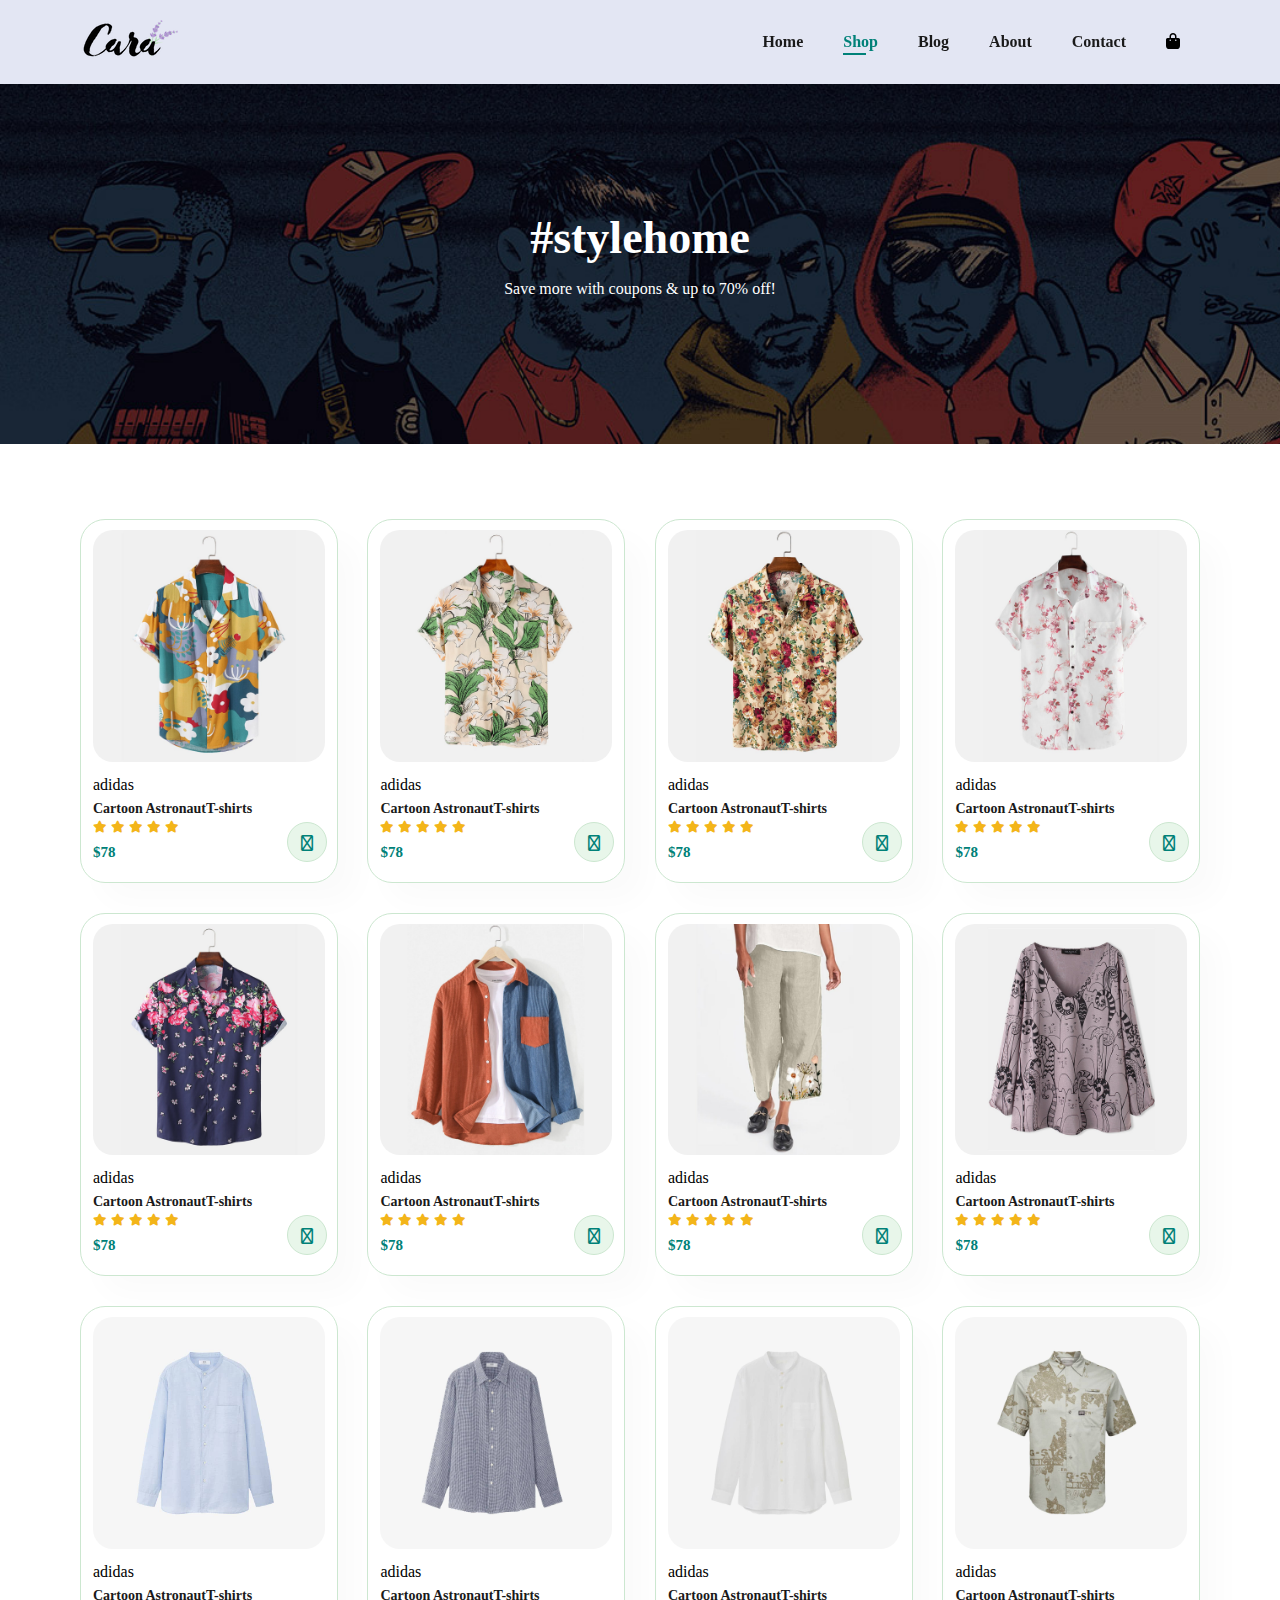
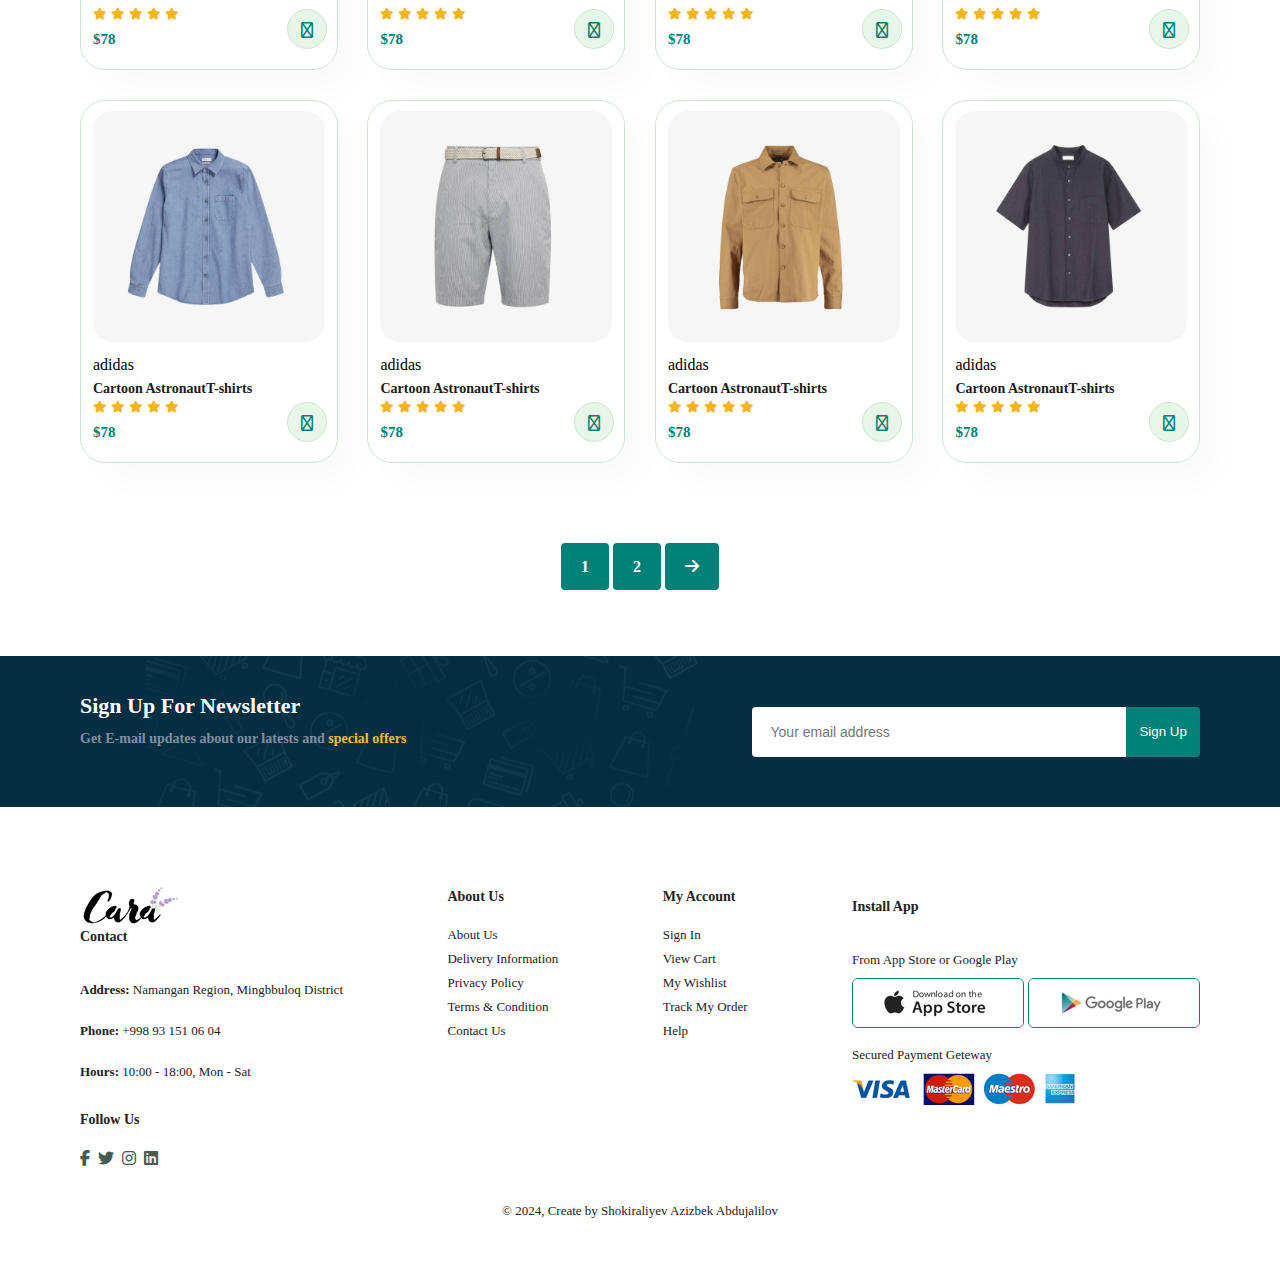
<file: shop.html>
<!DOCTYPE html>
<html lang="en">
  <head>
    <meta charset="UTF-8" />
    <meta name="viewport" content="width=device-width, initial-scale=1.0" />
    <title>Cara</title>
    <link
      rel="stylesheet"
      href="https://cdnjs.cloudflare.com/ajax/libs/font-awesome/6.4.2/css/all.min.css"
    />
    <link rel="stylesheet" href="./style.css" />
  </head>
  <body>
    <section id="header">
      <a href="#"><img src="./img/logo.png" class="logo" alt="logo" /></a>

      <div>
        <ul id="navbar">
          <li><a href="index.html">Home</a></li>
          <li><a class="active" href="shop.html">Shop</a></li>
          <li><a href="blog.html">Blog</a></li>
          <li><a href="about.html">About</a></li>
          <li><a href="contact.html">Contact</a></li>
          <li>
            <a id="lg-bag" href="card.html"></a
            ><i class="fa-solid fa-bag-shopping"></i>
          </li>
          <a href="#" id="close"><i class="fa-solid fa-xmark"></i></a>
        </ul>
      </div>
      <div id="mobile">
        <a href="cart.html"><i class="fa-solid fa-bag-shopping"></i></a>
        <i id="bar" class="fas fa-outdent"></i>
      </div>
    </section>

    <section id="page-header">
      <h2>#stylehome</h2>
      <p>Save more with coupons & up to 70% off!</p>
    </section>

    <section id="product1" class="section-p1">
      <div class="pro-container" onclick="window.location.href='sproduct.html'">
        <div class="pro">
          <img src="./img/products/f1.jpg" alt="photo" />
          <div class="des">
            <span>adidas</span>
            <h5>Cartoon AstronautT-shirts</h5>
            <div class="star">
              <i class="fas fa-star"></i>
              <i class="fas fa-star"></i>
              <i class="fas fa-star"></i>
              <i class="fas fa-star"></i>
              <i class="fas fa-star"></i>
            </div>
            <h4>$78</h4>
          </div>
          <a href="#"><i class="fa-solid fa-cart-shopping card"></i></a>
        </div>

        <div class="pro">
          <img src="./img/products/f2.jpg" alt="photo" />
          <div class="des">
            <span>adidas</span>
            <h5>Cartoon AstronautT-shirts</h5>
            <div class="star">
              <i class="fas fa-star"></i>
              <i class="fas fa-star"></i>
              <i class="fas fa-star"></i>
              <i class="fas fa-star"></i>
              <i class="fas fa-star"></i>
            </div>
            <h4>$78</h4>
          </div>
          <a href="#"><i class="fa-solid fa-cart-shopping card"></i></a>
        </div>

        <div class="pro">
          <img src="./img/products/f3.jpg" alt="photo" />
          <div class="des">
            <span>adidas</span>
            <h5>Cartoon AstronautT-shirts</h5>
            <div class="star">
              <i class="fas fa-star"></i>
              <i class="fas fa-star"></i>
              <i class="fas fa-star"></i>
              <i class="fas fa-star"></i>
              <i class="fas fa-star"></i>
            </div>
            <h4>$78</h4>
          </div>
          <a href="#"><i class="fa-solid fa-cart-shopping card"></i></a>
        </div>

        <div class="pro">
          <img src="./img/products/f4.jpg" alt="photo" />
          <div class="des">
            <span>adidas</span>
            <h5>Cartoon AstronautT-shirts</h5>
            <div class="star">
              <i class="fas fa-star"></i>
              <i class="fas fa-star"></i>
              <i class="fas fa-star"></i>
              <i class="fas fa-star"></i>
              <i class="fas fa-star"></i>
            </div>
            <h4>$78</h4>
          </div>
          <a href="#"><i class="fa-solid fa-cart-shopping card"></i></a>
        </div>

        <div class="pro">
          <img src="./img/products/f5.jpg" alt="photo" />
          <div class="des">
            <span>adidas</span>
            <h5>Cartoon AstronautT-shirts</h5>
            <div class="star">
              <i class="fas fa-star"></i>
              <i class="fas fa-star"></i>
              <i class="fas fa-star"></i>
              <i class="fas fa-star"></i>
              <i class="fas fa-star"></i>
            </div>
            <h4>$78</h4>
          </div>
          <a href="#"><i class="fa-solid fa-cart-shopping card"></i></a>
        </div>

        <div class="pro">
          <img src="./img/products/f6.jpg" alt="photo" />
          <div class="des">
            <span>adidas</span>
            <h5>Cartoon AstronautT-shirts</h5>
            <div class="star">
              <i class="fas fa-star"></i>
              <i class="fas fa-star"></i>
              <i class="fas fa-star"></i>
              <i class="fas fa-star"></i>
              <i class="fas fa-star"></i>
            </div>
            <h4>$78</h4>
          </div>
          <a href="#"><i class="fa-solid fa-cart-shopping card"></i></a>
        </div>

        <div class="pro">
          <img src="./img/products/f7.jpg" alt="photo" />
          <div class="des">
            <span>adidas</span>
            <h5>Cartoon AstronautT-shirts</h5>
            <div class="star">
              <i class="fas fa-star"></i>
              <i class="fas fa-star"></i>
              <i class="fas fa-star"></i>
              <i class="fas fa-star"></i>
              <i class="fas fa-star"></i>
            </div>
            <h4>$78</h4>
          </div>
          <a href="#"><i class="fa-solid fa-cart-shopping card"></i></a>
        </div>

        <div class="pro">
          <img src="./img/products/f8.jpg" alt="photo" />
          <div class="des">
            <span>adidas</span>
            <h5>Cartoon AstronautT-shirts</h5>
            <div class="star">
              <i class="fas fa-star"></i>
              <i class="fas fa-star"></i>
              <i class="fas fa-star"></i>
              <i class="fas fa-star"></i>
              <i class="fas fa-star"></i>
            </div>
            <h4>$78</h4>
          </div>
          <a href="#"><i class="fa-solid fa-cart-shopping card"></i></a>
        </div>

        <div class="pro">
          <img src="./img/products/n1.jpg" alt="photo" />
          <div class="des">
            <span>adidas</span>
            <h5>Cartoon AstronautT-shirts</h5>
            <div class="star">
              <i class="fas fa-star"></i>
              <i class="fas fa-star"></i>
              <i class="fas fa-star"></i>
              <i class="fas fa-star"></i>
              <i class="fas fa-star"></i>
            </div>
            <h4>$78</h4>
          </div>
          <a href="#"><i class="fa-solid fa-cart-shopping card"></i></a>
        </div>

        <div class="pro">
          <img src="./img/products/n2.jpg" alt="photo" />
          <div class="des">
            <span>adidas</span>
            <h5>Cartoon AstronautT-shirts</h5>
            <div class="star">
              <i class="fas fa-star"></i>
              <i class="fas fa-star"></i>
              <i class="fas fa-star"></i>
              <i class="fas fa-star"></i>
              <i class="fas fa-star"></i>
            </div>
            <h4>$78</h4>
          </div>
          <a href="#"><i class="fa-solid fa-cart-shopping card"></i></a>
        </div>

        <div class="pro">
          <img src="./img/products/n3.jpg" alt="photo" />
          <div class="des">
            <span>adidas</span>
            <h5>Cartoon AstronautT-shirts</h5>
            <div class="star">
              <i class="fas fa-star"></i>
              <i class="fas fa-star"></i>
              <i class="fas fa-star"></i>
              <i class="fas fa-star"></i>
              <i class="fas fa-star"></i>
            </div>
            <h4>$78</h4>
          </div>
          <a href="#"><i class="fa-solid fa-cart-shopping card"></i></a>
        </div>

        <div class="pro">
          <img src="./img/products/n4.jpg" alt="photo" />
          <div class="des">
            <span>adidas</span>
            <h5>Cartoon AstronautT-shirts</h5>
            <div class="star">
              <i class="fas fa-star"></i>
              <i class="fas fa-star"></i>
              <i class="fas fa-star"></i>
              <i class="fas fa-star"></i>
              <i class="fas fa-star"></i>
            </div>
            <h4>$78</h4>
          </div>
          <a href="#"><i class="fa-solid fa-cart-shopping card"></i></a>
        </div>

        <div class="pro">
          <img src="./img/products/n5.jpg" alt="photo" />
          <div class="des">
            <span>adidas</span>
            <h5>Cartoon AstronautT-shirts</h5>
            <div class="star">
              <i class="fas fa-star"></i>
              <i class="fas fa-star"></i>
              <i class="fas fa-star"></i>
              <i class="fas fa-star"></i>
              <i class="fas fa-star"></i>
            </div>
            <h4>$78</h4>
          </div>
          <a href="#"><i class="fa-solid fa-cart-shopping card"></i></a>
        </div>

        <div class="pro">
          <img src="./img/products/n6.jpg" alt="photo" />
          <div class="des">
            <span>adidas</span>
            <h5>Cartoon AstronautT-shirts</h5>
            <div class="star">
              <i class="fas fa-star"></i>
              <i class="fas fa-star"></i>
              <i class="fas fa-star"></i>
              <i class="fas fa-star"></i>
              <i class="fas fa-star"></i>
            </div>
            <h4>$78</h4>
          </div>
          <a href="#"><i class="fa-solid fa-cart-shopping card"></i></a>
        </div>

        <div class="pro">
          <img src="./img/products/n7.jpg" alt="photo" />
          <div class="des">
            <span>adidas</span>
            <h5>Cartoon AstronautT-shirts</h5>
            <div class="star">
              <i class="fas fa-star"></i>
              <i class="fas fa-star"></i>
              <i class="fas fa-star"></i>
              <i class="fas fa-star"></i>
              <i class="fas fa-star"></i>
            </div>
            <h4>$78</h4>
          </div>
          <a href="#"><i class="fa-solid fa-cart-shopping card"></i></a>
        </div>

        <div class="pro">
          <img src="./img/products/n8.jpg" alt="photo" />
          <div class="des">
            <span>adidas</span>
            <h5>Cartoon AstronautT-shirts</h5>
            <div class="star">
              <i class="fas fa-star"></i>
              <i class="fas fa-star"></i>
              <i class="fas fa-star"></i>
              <i class="fas fa-star"></i>
              <i class="fas fa-star"></i>
            </div>
            <h4>$78</h4>
          </div>
          <a href="#"><i class="fa-solid fa-cart-shopping card"></i></a>
        </div>
      </div>
    </section>

    <section id="pagination" class="section-p1">
      <a href="#">1</a>
      <a href="#">2</a>
      <a href="#"><i class="fa-solid fa-arrow-right"></i></a>
    </section>

    <section id="newsletter" class="section-p1 section-m1">
      <div class="newstexk">
        <h4>Sign Up For Newsletter</h4>
        <p>
          Get E-mail updates about our latests and <span>special offers</span>
        </p>
      </div>
      <div class="form">
        <input type="text" placeholder="Your email address" />
        <button>Sign Up</button>
      </div>
    </section>

    <footer class="section-p1">
      <div class="col">
        <img src="./img/logo.png" alt="logo" />
        <h4>Contact</h4>
        <p><strong>Address: </strong>Namangan Region, Mingbbuloq District</p>
        <p><strong>Phone: </strong> +998 93 151 06 04</p>
        <p><strong>Hours: </strong>10:00 - 18:00, Mon - Sat</p>
        <div class="follow">
          <h4>Follow Us</h4>
          <div class="icon">
            <i class="fab fa-facebook-f"></i>
            <i class="fab fa-twitter"></i>
            <i class="fab fa-instagram"></i>
            <i class="fa-brands fa-linkedin"></i>
          </div>
        </div>
      </div>

      <div class="col">
        <h4>About Us</h4>
        <a href="#">About Us</a>
        <a href="#">Delivery Information</a>
        <a href="#">Privacy Policy</a>
        <a href="#">Terms & Condition</a>
        <a href="#">Contact Us</a>
      </div>

      <div class="col">
        <h4>My Account</h4>
        <a href="#">Sign In</a>
        <a href="#">View Cart</a>
        <a href="#">My Wishlist</a>
        <a href="#">Track My Order</a>
        <a href="#">Help</a>
      </div>

      <div class="col install">
        <h4>Install App</h4>
        <p>From App Store or Google Play</p>
        <div class="row">
          <img src="./img/pay/app.jpg" alt="AppStore" />
          <img src="./img/pay/play.jpg" alt="GooglePlay" />
        </div>
        <p>Secured Payment Geteway</p>
        <img src="./img/pay/pay.png" alt="AllIn" />
      </div>

      <div class="copyright">
        <p>© 2024, Create by Shokiraliyev Azizbek Abdujalilov</p>
      </div>
    </footer>

    <script src="./main.js"></script>
  </body>
</html>
</file>
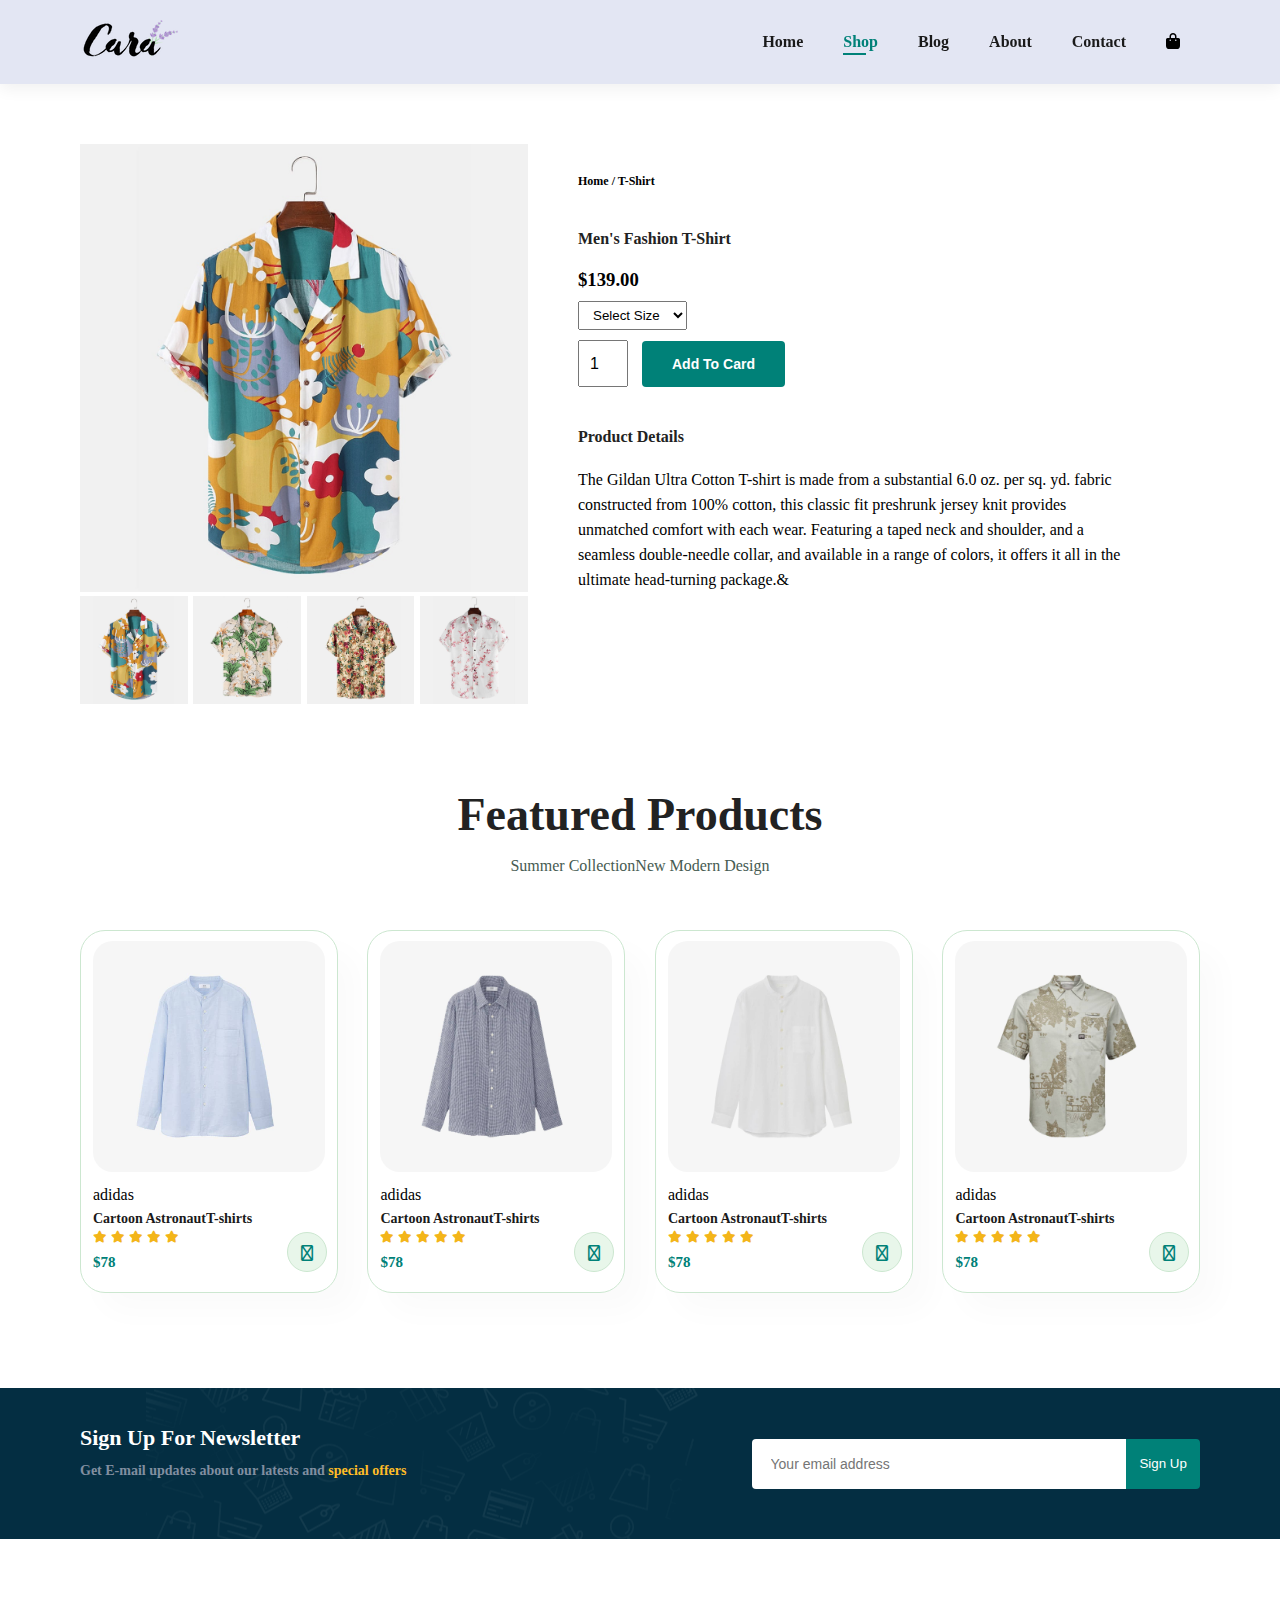
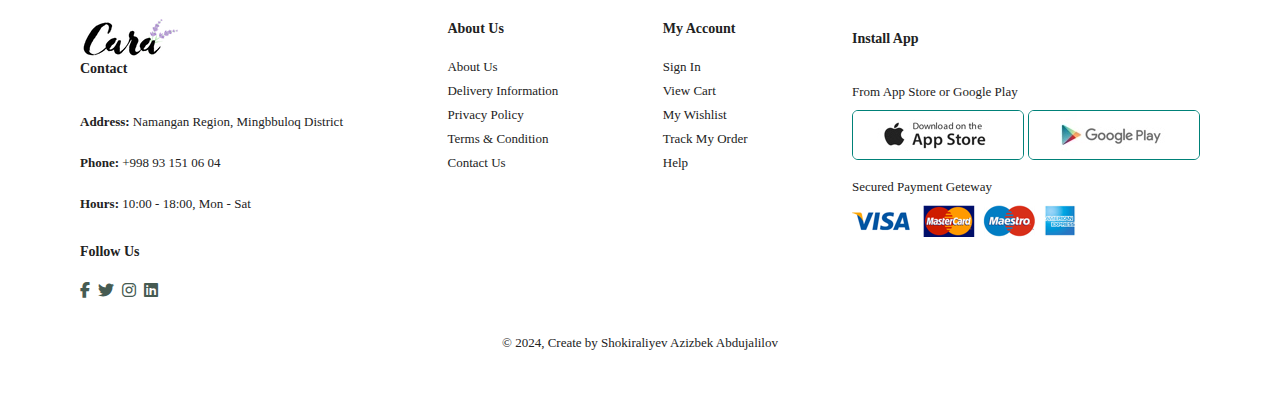
<file: sproduct.html>
<!DOCTYPE html>
<html lang="en">
  <head>
    <meta charset="UTF-8" />
    <meta name="viewport" content="width=device-width, initial-scale=1.0" />
    <title>Cara</title>
    <link
      rel="stylesheet"
      href="https://cdnjs.cloudflare.com/ajax/libs/font-awesome/6.4.2/css/all.min.css"
    />
    <link rel="stylesheet" href="./style.css" />
  </head>
  <body>
    <section id="header">
      <a href="#"><img src="./img/logo.png" class="logo" alt="logo" /></a>

      <div>
        <ul id="navbar">
          <li><a href="index.html">Home</a></li>
          <li><a class="active" href="shop.html">Shop</a></li>
          <li><a href="blog.html">Blog</a></li>
          <li><a href="about.html">About</a></li>
          <li><a href="contact.html">Contact</a></li>
          <li>
            <a id="lg-bag" href="card.html"></a
            ><i class="fa-solid fa-bag-shopping"></i>
          </li>
          <a href="#" id="close"><i class="fa-solid fa-xmark"></i></a>
        </ul>
      </div>
      <div id="mobile">
        <a href="cart.html"><i class="fa-solid fa-bag-shopping"></i></a>
        <i id="bar" class="fas fa-outdent"></i>
      </div>
    </section>

    <section id="prodetails" class="section-p1">
      <div class="single-pro-img">
        <img
          src="./img/products/f1.jpg"
          width="100%"
          id="MainImg"
          alt="photo"
        />
        <div class="small-img-group">
          <div class="small-img-col">
            <img
              src="./img/products/f1.jpg"
              width="100%"
              id="MainImg"
              alt="photo"
              class="small-img"
            />
          </div>
          <div class="small-img-col">
            <img
              src="./img/products/f2.jpg"
              width="100%"
              id="MainImg"
              alt="photo"
              class="small-img"
            />
          </div>
          <div class="small-img-col">
            <img
              src="./img/products/f3.jpg"
              width="100%"
              id="MainImg"
              alt="photo"
              class="small-img"
            />
          </div>
          <div class="small-img-col">
            <img
              src="./img/products/f4.jpg"
              width="100%"
              id="MainImg"
              alt="photo"
              class="small-img"
            />
          </div>
        </div>
      </div>

      <div class="single-pro-details">
        <h6>Home / T-Shirt</h6>
        <h4>Men's Fashion T-Shirt</h4>
        <h3>$139.00</h3>
        <select>
          <option>Select Size</option>
          <option>XL</option>
          <option>XXL</option>
          <option>Small</option>
          <option>Large</option>
        </select>
        <input type="number" value="1" />
        <button class="normal">Add To Card</button>
        <h4>Product Details</h4>
        <span
          >The Gildan Ultra Cotton T-shirt is made from a substantial 6.0 oz.
          per sq. yd. fabric constructed from 100% cotton, this classic fit
          preshrunk jersey knit provides unmatched comfort with each wear.
          Featuring a taped neck and shoulder, and a seamless double-needle
          collar, and available in a range of colors, it offers it all in the
          ultimate head-turning package.&</span
        >
      </div>
    </section>

    <section id="product1" class="section-p1">
      <h2>Featured Products</h2>
      <p>Summer CollectionNew Modern Design</p>
      <div class="pro-container">
        <div class="pro">
          <img src="./img/products/n1.jpg" alt="photo" />
          <div class="des">
            <span>adidas</span>
            <h5>Cartoon AstronautT-shirts</h5>
            <div class="star">
              <i class="fas fa-star"></i>
              <i class="fas fa-star"></i>
              <i class="fas fa-star"></i>
              <i class="fas fa-star"></i>
              <i class="fas fa-star"></i>
            </div>
            <h4>$78</h4>
          </div>
          <a href="#"><i class="fa-solid fa-cart-shopping card"></i></a>
        </div>

        <div class="pro">
          <img src="./img/products/n2.jpg" alt="photo" />
          <div class="des">
            <span>adidas</span>
            <h5>Cartoon AstronautT-shirts</h5>
            <div class="star">
              <i class="fas fa-star"></i>
              <i class="fas fa-star"></i>
              <i class="fas fa-star"></i>
              <i class="fas fa-star"></i>
              <i class="fas fa-star"></i>
            </div>
            <h4>$78</h4>
          </div>
          <a href="#"><i class="fa-solid fa-cart-shopping card"></i></a>
        </div>

        <div class="pro">
          <img src="./img/products/n3.jpg" alt="photo" />
          <div class="des">
            <span>adidas</span>
            <h5>Cartoon AstronautT-shirts</h5>
            <div class="star">
              <i class="fas fa-star"></i>
              <i class="fas fa-star"></i>
              <i class="fas fa-star"></i>
              <i class="fas fa-star"></i>
              <i class="fas fa-star"></i>
            </div>
            <h4>$78</h4>
          </div>
          <a href="#"><i class="fa-solid fa-cart-shopping card"></i></a>
        </div>

        <div class="pro">
          <img src="./img/products/n4.jpg" alt="photo" />
          <div class="des">
            <span>adidas</span>
            <h5>Cartoon AstronautT-shirts</h5>
            <div class="star">
              <i class="fas fa-star"></i>
              <i class="fas fa-star"></i>
              <i class="fas fa-star"></i>
              <i class="fas fa-star"></i>
              <i class="fas fa-star"></i>
            </div>
            <h4>$78</h4>
          </div>
          <a href="#"><i class="fa-solid fa-cart-shopping card"></i></a>
        </div>
      </div>
    </section>

    <section id="newsletter" class="section-p1 section-m1">
      <div class="newstexk">
        <h4>Sign Up For Newsletter</h4>
        <p>
          Get E-mail updates about our latests and <span>special offers</span>
        </p>
      </div>
      <div class="form">
        <input type="text" placeholder="Your email address" />
        <button>Sign Up</button>
      </div>
    </section>

    <footer class="section-p1">
      <div class="col">
        <img src="./img/logo.png" alt="logo" />
        <h4>Contact</h4>
        <p><strong>Address: </strong>Namangan Region, Mingbbuloq District</p>
        <p><strong>Phone: </strong> +998 93 151 06 04</p>
        <p><strong>Hours: </strong>10:00 - 18:00, Mon - Sat</p>
        <div class="follow">
          <h4>Follow Us</h4>
          <div class="icon">
            <i class="fab fa-facebook-f"></i>
            <i class="fab fa-twitter"></i>
            <i class="fab fa-instagram"></i>
            <i class="fa-brands fa-linkedin"></i>
          </div>
        </div>
      </div>

      <div class="col">
        <h4>About Us</h4>
        <a href="#">About Us</a>
        <a href="#">Delivery Information</a>
        <a href="#">Privacy Policy</a>
        <a href="#">Terms & Condition</a>
        <a href="#">Contact Us</a>
      </div>

      <div class="col">
        <h4>My Account</h4>
        <a href="#">Sign In</a>
        <a href="#">View Cart</a>
        <a href="#">My Wishlist</a>
        <a href="#">Track My Order</a>
        <a href="#">Help</a>
      </div>

      <div class="col install">
        <h4>Install App</h4>
        <p>From App Store or Google Play</p>
        <div class="row">
          <img src="./img/pay/app.jpg" alt="AppStore" />
          <img src="./img/pay/play.jpg" alt="GooglePlay" />
        </div>
        <p>Secured Payment Geteway</p>
        <img src="./img/pay/pay.png" alt="AllIn" />
      </div>

      <div class="copyright">
        <p>© 2024, Create by Shokiraliyev Azizbek Abdujalilov</p>
      </div>
    </footer>

    <script>
      var MainImg = document.getElementById("MainImg");
      var smallimg = document.getElementsByClassName("small-img");

      smallimg[0].onclick = function () {
        MainImg.src = smallimg[0].src;
      };
      smallimg[1].onclick = function () {
        MainImg.src = smallimg[1].src;
      };
      smallimg[2].onclick = function () {
        MainImg.src = smallimg[2].src;
      };
      smallimg[3].onclick = function () {
        MainImg.src = smallimg[3].src;
      };
    </script>

    <script src="./main.js"></script>
  </body>
</html>
</file>
<file: style.css>
@import url("https://fonts.googleapis.com/css2?family=League+Spartan:wght@100..900&display=swap");
* {
  margin: 0;
  padding: 0;
  box-sizing: border-box;
  font-family: "Spartan" sans-serif;
}
h1 {
  font-size: 50px;
  line-height: 64px;
  color: #222;
}
h2 {
  font-size: 46px;
  line-height: 54px;
  color: #222;
}
h4 {
  line-height: 20px;
  color: #222;
}
h6 {
  font-weight: 600;
  font-size: 12px;
}
p {
  font-size: 16px;
  color: #465b52;
  margin: 15px 0 20px 0;
}
.section-p1 {
  padding: 40px 80px;
}
button.normal {
  font-size: 14px;
  font-weight: 600;
  padding: 15px 30px;
  color: #000;
  background-color: #fff;
  border-radius: 4px;
  cursor: pointer;
  border: none;
  outline: none;
  transition: 0.2s;
}
button.white {
  font-size: 13px;
  font-weight: 600;
  padding: 11px 18px;
  color: #fff;
  background-color: transparent;
  cursor: pointer;
  border: 1px solid #fff;
  outline: none;
  transition: 0.2s;
}
.section-m1 {
  margin: 40px 0;
}
body {
  width: 100%;
}
/*Header Start*/
#header {
  display: flex;
  align-items: center;
  justify-content: space-between;
  padding: 20px 80px;
  background: #e3e6f3;
  box-shadow: 0 5px 15px rgba(0, 0, 0, 0.06);
  z-index: 999;
  position: sticky;
  top: 0;
  left: 0;
}
#navbar {
  display: flex;
  align-items: center;
  justify-content: space-between;
}
#navbar li {
  list-style: none;
  padding: 0 20px;
  position: relative;
}
#navbar li a {
  text-decoration: none;
  font-size: 16px;
  font-weight: 600;
  color: #1a1a1a;
  transition: 0.3s ease;
}
#navbar li a:hover,
#navbar li a.active {
  color: #008178;
}
#navbar li a.active::after,
#navbar li a:hover::after {
  position: absolute;
  content: "";
  width: 30%;
  height: 2px;
  background: #008178;
  bottom: -4px;
  left: 20px;
}

/*Home Page*/
#hero {
  background-image: url("./img/hero4.png");
  height: 90vh;
  width: 100%;
  background-size: cover;
  background-position: top 25% right 0;
  padding: 0 80px;
  display: flex;
  flex-direction: column;
  align-items: flex-start;
  justify-content: center;
}
#hero h4 {
  padding-top: 15px;
}
#hero h1 {
  color: #008178;
}
#hero button {
  background-image: url("./img/button.png");
  background-color: transparent;
  color: #008178;
  border: 0;
  padding: 14px 80px 14px 65px;
  cursor: pointer;
  background-repeat: no-repeat;
  font-weight: 700;
  font-size: 15px;
}
#feature {
  display: flex;
  flex-wrap: wrap;
  align-items: center;
  justify-content: space-between;
}
#feature .fe-box {
  width: 180px;
  text-align: center;
  padding: 25px 15px;
  box-shadow: 20px 20px 34px rgba(0, 0, 0, 0.03);
  border: 1px solid #cce7d0;
  border-radius: 4px;
  margin: 15px 0;
}
#feature .fe-box:hover {
  box-shadow: 10px 10px 54px rgba(70, 62, 221, 0.1);
}
#feature .fe-box img {
  width: 100%;
  margin-bottom: 10px;
}
#feature .fe-box h6 {
  display: inline-block;
  padding: 9px 8px 6px 8px;
  line-height: 1;
  border-radius: 4px;
  color: #008178;
  background-color: #fddde4;
}
#feature .fe-box:nth-child(2) h6 {
  background-color: #cdebbc;
}
#feature .fe-box:nth-child(3) h6 {
  background-color: #d1e8f2;
}
#feature .fe-box:nth-child(4) h6 {
  background-color: #cdd4f8;
}
#feature .fe-box:nth-child(5) h6 {
  background-color: #f6dbf6;
}
#feature .fe-box:nth-child(6) h6 {
  background-color: #fff2e5;
}
#product1 {
  text-align: center;
}
#product1 .pro-container {
  display: flex;
  justify-content: space-between;
  padding-top: 20px;
  flex-wrap: wrap;
}
#product1 .pro {
  width: 23%;
  min-width: 250px;
  padding: 10px 12px;
  border: 1px solid #cce7d0;
  border-radius: 25px;
  cursor: pointer;
  box-shadow: 20px 20px 30px rgba(0, 0, 0, 0.02);
  margin: 15px 0;
  position: relative;
}
#product1 .pro:hover {
  box-shadow: 20px 20px 30px rgba(0, 0, 0, 0.06);
}
#product1 .pro img {
  width: 100%;
  border-radius: 20px;
}
#product1 .pro .des {
  text-align: start;
  padding: 10px 0;
}
#product1 .pro .des .span {
  color: #606063;
  font-size: 12px;
}
#product1 .pro .des h5 {
  padding-top: 7px;
  color: #1a1a1a;
  font-size: 14px;
}
#product1 .pro .des i {
  color: rgb(243, 181, 25);
  font-size: 12px;
}
#product1 .pro .des h4 {
  padding-top: 7px;
  font-size: 15px;
  font-weight: 700;
  color: #008178;
}
#product1 .pro .card {
  width: 40px;
  height: 40px;
  line-height: 40px;
  border-radius: 50px;
  background-color: #e8f6ea;
  font-weight: 500;
  color: #008178;
  border: 1px solid #cce7d0;
  position: absolute;
  bottom: 20px;
  right: 10px;
}
#banner {
  display: flex;
  flex-direction: column;
  justify-content: center;
  text-align: center;
  align-items: center;
  background-image: url("./img/banner/b2.jpg");
  width: 100%;
  height: 40vh;
  background-size: cover;
  background-position: center;
}
#banner h4 {
  color: #fff;
  font-size: 16px;
}
#banner h2 {
  color: #fff;
  font-size: 30px;
}
#banner h2 {
  color: #fff;
  font-size: 30px;
  padding: 10px 0;
}
#banner h2 span {
  color: #ef3636;
}
#banner button:hover {
  background: #008178;
  color: #fff;
}
#sm-banner {
  display: flex;
  justify-content: space-between;
  flex-wrap: wrap;
}
#sm-banner .banner-box {
  display: flex;
  flex-direction: column;
  justify-content: center;
  align-items: flex-start;
  padding: 30px;
  text-align: center;
  background-image: url("./img/banner/b17.jpg");
  min-width: 700px;
  height: 50vh;
  background-size: cover;
  background-position: center;
}
#sm-banner h4 {
  color: #fff;
  font-size: 20px;
  font-weight: 300;
}
#sm-banner h2 {
  color: #fff;
  font-size: 28px;
  font-weight: 800;
}
#sm-banner span {
  color: #fff;
  font-size: 14px;
  font-weight: 500;
  padding-bottom: 15px;
}
#sm-banner .banner-box:hover button {
  background: #008178;
  border: 1px solid #008178;
}
#sm-banner .banner-box2 {
  background-image: url("./img/banner/b10.jpg");
}
#banner3 {
  display: flex;
  justify-content: space-between;
  flex-wrap: wrap;
  padding: 0 80px;
}
#banner3 .banner-box {
  display: flex;
  flex-direction: column;
  justify-content: center;
  align-items: flex-start;
  padding: 20px;
  text-align: center;
  background-image: url("./img/banner/b7.jpg");
  min-width: 30%;
  height: 30vh;
  background-size: cover;
  background-position: center;
  margin-bottom: 20px;
}
#banner3 h2 {
  color: #fff;
  font-weight: 900;
  font-size: 22px;
}
#banner3 h3 {
  color: #ec544e;
  font-weight: 800;
  font-size: 15px;
}
#banner3 .banner-box2 {
  background-image: url("./img/banner/b4.jpg");
}
#banner3 .banner-box3 {
  background-image: url("./img/banner/b18.jpg");
}
#newsletter {
  display: flex;
  justify-content: space-between;
  flex-wrap: wrap;
  align-items: center;
  background-image: url("img/banner/b14.png");
  background-repeat: no-repeat;
  background-position: 20% 30%;
  background-color: #042e42;
}
#newsletter .form {
  display: flex;
  width: 40%;
}
#newsletter h4 {
  font-size: 22px;
  font-weight: 700;
  color: #fff;
}
#newsletter p {
  font-size: 14px;
  font-weight: 600;
  color: #818ea0;
}
#newsletter p span {
  color: #ffbd27;
}
#newsletter input {
  height: 3.125rem;
  padding: 0 1.25em;
  font-size: 14px;
  width: 100%;
  border: 1px solid transparent;
  border-radius: 4px;
  outline: none;
  border-top-right-radius: 0;
  border-bottom-right-radius: 0;
}
#newsletter button {
  background-color: #008178;
  color: #fff;
  white-space: nowrap;
  border-top-left-radius: 0;
  border-bottom-left-radius: 0;
  border-top-right-radius: 4px;
  border-bottom-right-radius: 4px;
  border: none;
  width: 10vh;
  cursor: pointer;
}
footer {
  display: flex;
  flex-wrap: wrap;
  justify-content: space-between;
}
footer .col {
  display: flex;
  flex-direction: column;
  align-items: flex-start;
  margin-bottom: 20px;
}
footer .logo {
  margin-bottom: 30px;
}
footer h4 {
  font-size: 14px;
  padding-bottom: 20px;
}
footer p {
  font-size: 13px;
  text-decoration: none;
  color: #222;
  margin-bottom: 10px;
}
footer a {
  font-size: 13px;
  text-decoration: none;
  margin: 0 0 8px 0;
  color: #222;
}
footer .follow {
  margin-top: 20px;
}
footer .follow i {
  color: #465b52;
  padding-right: 4px;
  cursor: pointer;
}
footer .install .row img {
  border: 1px solid #008178;
  border-radius: 6px;
}
footer .install {
  margin: 10px 0 15px 0;
}
footer .follow i:hover,
footer a:hover {
  color: #008178;
}
footer .copyright {
  width: 100%;
  text-align: center;
}
#mobile {
  display: none;
  align-items: center;
}
#mobile,
#bar {
  cursor: pointer;
}
#close {
  display: none;
}

/*Shop page*/
#page-header {
  background-image: url("./img/banner/b1.jpg");
  width: 100%;
  height: 40vh;
  background-size: cover;
  display: flex;
  justify-content: center;
  text-align: center;
  flex-direction: column;
  padding: 14px;
}
#page-header h2,
#page-header p {
  color: #fff;
}
#pagination {
  text-align: center;
}
#pagination a {
  text-decoration: none;
  background-color: #008178;
  padding: 15px 20px;
  border-radius: 4px;
  color: #fff;
  font-weight: 600;
}
#pagination a i {
  font-size: 16px;
  font-weight: 600;
}

/*Single Product*/
#prodetails {
  display: flex;
  margin-top: 20px;
}
#prodetails .single-pro-img {
  width: 40%;
  margin-right: 50px;
}
.small-img-group {
  display: flex;
  justify-content: space-between;
}
.small-img-col {
  flex-basis: 24%;
  cursor: pointer;
}
#prodetails .single-pro-details {
  width: 50%;
  padding-top: 30px;
}
#prodetails .single-pro-details h4 {
  padding: 40px 0 20px 0;
}
#prodetails .single-pro-details h2 {
  font-size: 26px;
}
#prodetails .single-pro-details select {
  display: block;
  padding: 5px 10px;
  margin-bottom: 10px;
  margin-top: 10px;
}
#prodetails .single-pro-details input {
  width: 50px;
  height: 47px;
  padding-left: 10px;
  font-size: 16px;
  margin-right: 10px;
}
#prodetails .single-pro-details input:focus {
  outline: none;
}
#prodetails .single-pro-details button {
  background-color: #008178;
  color: #fff;
}
#prodetails .single-pro-details span {
  line-height: 25px;
}

/*Blog Page*/
#page-header.blog-header {
  background-image: url("./img/banner/b19.jpg");
}
#blog {
  padding: 150px 150px 0 150px;
}
#blog .blog-box {
  display: flex;
  align-items: center;
  width: 100%;
  position: relative;
  padding-bottom: 90px;
}
#blog .blog-img {
  width: 50%;
  margin-right: 40px;
}
#blog img {
  width: 100%;
  height: 300px;
  object-fit: cover;
}
#blog .blog-details {
  width: 50%;
}
#blog .blog-details a {
  text-decoration: none;
  font-size: 11px;
  font-weight: 700;
  color: #000;
  position: relative;
  transition: 0.3s;
}
#blog .blog-details a::after {
  content: "";
  width: 50px;
  height: 1px;
  background-color: #000;
  position: absolute;
  top: 4px;
  right: -60px;
}
#blog .blog-details a:hover {
  color: #008178;
}
#blog .blog-details a:hover::after {
  background-color: #008178;
}
#blog .blog-box h1 {
  position: absolute;
  top: -40px;
  left: 0;
  font-size: 70px;
  font-weight: 700;
  color: #c9cbce;
  z-index: -9;
}
/*About Page*/
#page-header.about-header {
  background-image: url("./img/about/banner.png");
}
#about-head {
  display: flex;
  align-items: center;
}
#about-head img {
  width: 50%;
  height: auto;
}
#about-head div {
  padding-left: 40px;
}
#about-app {
  text-align: center;
}
#about-app .video {
  width: 70%;
  height: 100%;
  margin: 30px auto 0 auto;
}
#about-app .video video {
  width: 100%;
  height: 100;
  border-radius: 20px;
}
/*Contact Page*/
#contact-details {
  display: flex;
  align-items: center;
  justify-content: space-between;
}
#contact-details .details {
  width: 40%;
}
#contact-details .details span,
#form-details form span {
  font-size: 12px;
}
#form-details {
  display: flex;
  justify-content: space-between;
  margin: 30px;
  padding: 80px;
  border: 1px solid #e1e1e1;
}
#contact-details .details h2,
#form-details form h2 {
  font-size: 26px;
  font-weight: 35px;
  padding: 20px 0;
}
#contact-details .details h3 {
  font-size: 16px;
  padding-bottom: 15px;
}
#contact-details .details li {
  list-style: none;
  display: flex;
  padding: 10px 0;
}
#contact-details .details li i {
  font-size: 14px;
  padding-right: 22px;
}
#contact-details .details li p {
  margin: 0;
  font-size: 14px;
}
#contact-details .map {
  width: 55%;
  height: 400px;
}
#contact-details .map iframe {
  width: 100%;
  height: 100%;
}
#form-details form {
  width: 65%;
  display: flex;
  flex-direction: column;
  align-items: flex-start;
}
#form-details form input,
#form-details form textarea {
  width: 100%;
  padding: 12px 15px;
  outline: none;
  margin-bottom: 20px;
  border: 1px solid #e1e1e1;
}
#form-details form button {
  background-color: #008178;
  color: #fff;
  padding: 10px 20px;
  border: none;
  border-radius: 4px;
}
#form-details .people div {
  padding-bottom: 25px;
}
#form-details .people div img {
  width: 65px;
  height: 65px;
  object-fit: cover;
  margin-right: 15px;
}
#form-details .people div p {
  margin: 0;
  font-size: 13px;
  font-weight: 25px;
}
#form-details .people div p span {
  display: block;
  font-size: 16px;
  font-weight: 600;
  color: #000;
}
/*Card Page*/
#cart {
  overflow-x: auto;
}
#cart table {
  width: 100%;
  border-collapse: collapse;
  table-layout: fixed;
  white-space: nowrap;
}
#cart table img {
  width: 70px;
}
#cart table td:nth-child(1) {
  width: 100px;
  text-align: center;
}
#cart table td:nth-child(2) {
  width: 150px;
  text-align: center;
}
#cart table td:nth-child(3) {
  width: 250px;
  text-align: center;
}
#cart table td:nth-child(4),
#cart table td:nth-child(5),
#cart table td:nth-child(6) {
  width: 150px;
  text-align: center;
}
#cart table td:nth-child(5) input {
  width: 70px;
  padding: 10px 5px 10px 15px;
}
#cart table thead {
  border: 1px solid #e2e9e1;
  border-left: none;
  border-right: none;
}
#cart table thead td {
  font-weight: 700;
  text-transform: uppercase;
  font-size: 13px;
  padding: 18px 0;
}
#cart table tbody tr td {
  padding-top: 15px;
}
#cart table tbody td {
  font-size: 13px;
}
#cart-add {
  display: flex;
  flex-wrap: wrap;
  justify-content: space-between;
}
#coupon {
  margin-bottom: 30px;
  width: 50%;
}
#coupon h3,
#subtotal h3 {
  padding-bottom: 15px;
}
#coupon input {
  padding: 10px 20px;
  outline: none;
  width: 60%;
  margin-right: 10px;
  border: 1px solid #e2e9e1;
}
#coupon button,
#subtotal button {
  background-color: #008178;
  color: #fff;
  padding: 12px 20px;
}
#subtotal {
  width: 50%;
  margin-bottom: 30px;
  border: 1px solid #e2e9e1;
  padding: 30px;
}
#subtotal table {
  border-collapse: collapse;
  width: 100%;
  margin-bottom: 20px;
}
#subtotal table td {
  width: 50%;
  border: 1px solid #e2e9e1;
  padding: 10px;
  font-size: 13px;
}
/*Responsive*/

@media (max-width: 799px) {
  .section-p1 {
    padding: 40px 40px;
  }
  #navbar {
    display: flex;
    flex-direction: column;
    align-items: flex-start;
    justify-content: flex-start;
    position: fixed;
    top: 0;
    right: -300px;
    height: 100vh;
    width: 300px;
    background-color: #e3e6e3;
    box-shadow: 0 40px 60px rgba(0, 0, 0, 0.1);
    padding: 80px 0 0 10px;
    transition: 0.3s;
  }
  #navbar.active {
    right: 0px;
  }
  #navbar li {
    margin-bottom: 25px;
  }
  #mobile {
    display: flex;
    align-items: center;
  }
  #mobile i {
    padding-left: 20px;
    columns: #1a1a1a;
    font-size: 24px;
  }
  #close {
    display: initial;
    position: absolute;
    top: 30px;
    left: 30px;
    color: #222;
    font-size: 24px;
  }
  #lg-bag {
    display: none;
  }

  #hero {
    height: 70vh;
    padding: 0 80px;
    background-position: top 30% right 30%;
  }
  #feature {
    justify-content: center;
  }
  #feature .fe-box {
    margin: 15px 15px;
  }
  #product1 .pro-container {
    justify-content: center;
  }
  #product1 .pro {
    margin: 15px;
  }
  #banner {
    height: 20vh;
  }
  #sm-banner .banner-box {
    min-width: 100%;
    height: 30vh;
  }
  #banner3 {
    padding: o 40px;
  }
  #banner3 .banner-box {
    width: 28%;
  }
  #newsletter .form {
    width: 70%;
  }
  /*Contact Page*/
  #form-details {
    padding: 40px;
  }
  #form-details form {
    width: 50%;
  }
}
@media (max-width: 477px) {
  .section-p1 {
    padding: 20px;
  }
  #header {
    padding: 10px 30px;
  }
  h1 {
    font-size: 38px;
  }
  h2 {
    font-size: 32px;
  }
  #hero {
    padding: 0 20px;
    background-position: 55%;
  }
  #feature {
    justify-content: space-between;
  }
  #feature .fe-box {
    width: 115px;
    margin: 0 0 15px 0;
  }
  #product1 .pro {
    width: 100%;
  }
  #banner {
    height: 40vh;
  }
  #sm-banner .banner-box {
    height: 40vh;
  }
  #sm-banner .banner-box2 {
    margin-top: 20px;
  }
  #banner3 {
    padding: 0 20px;
  }
  #banner3 .banner-box {
    width: 100%;
  }
  #newsletter {
    padding: 40px 20px;
  }
  #newsletter .form {
    width: 100%;
  }
  footer .copyright {
    text-align: start;
  }
  /*Single Product*/
  #prodetails {
    display: flex;
    flex-direction: column;
  }
  #prodetails .single-pro-img {
    width: 100%;
    margin-right: 0;
  }
  #prodetails .single-pro-details {
    width: 100%;
    padding-top: 30px;
  }

  /*Blog Page*/
  #blog {
    padding: 100px 20px 0 20px;
  }
  #blog .blog-box {
    display: flex;
    flex-direction: column;
    align-items: flex-start;
  }
  #blog .blog-img {
    width: 100%;
    margin-right: 0px;
    margin-bottom: 30px;
  }
  #blog .blog-details {
    width: 100%;
  }

  /*About Page*/
  #about-head {
    flex-direction: column;
  }
  #about-head img {
    width: 100%;
    margin-bottom: 20px;
  }
  #about-head div {
    padding-left: 0px;
  }
  #about-head .video {
    width: 100%;
  }
  /*Contact Page*/
  #contact-details {
    flex-direction: column;
  }
  #contact-details .details {
    width: 100%;
    margin-bottom: 30px;
  }
  #contact-details .map {
    width: 100%;
  }
  #form-details {
    margin: 10px;
    padding: 30px 10px;
    flex-wrap: wrap;
  }
  #form-details form {
    width: 100%;
    margin-bottom: 30px;
  }
  #cart-add {
    flex-direction: column;
  }
  #coupon {
    width: 100%;
  }
  #subtotal {
    width: 100%;
    padding: 20px;
  }
}
</file>
